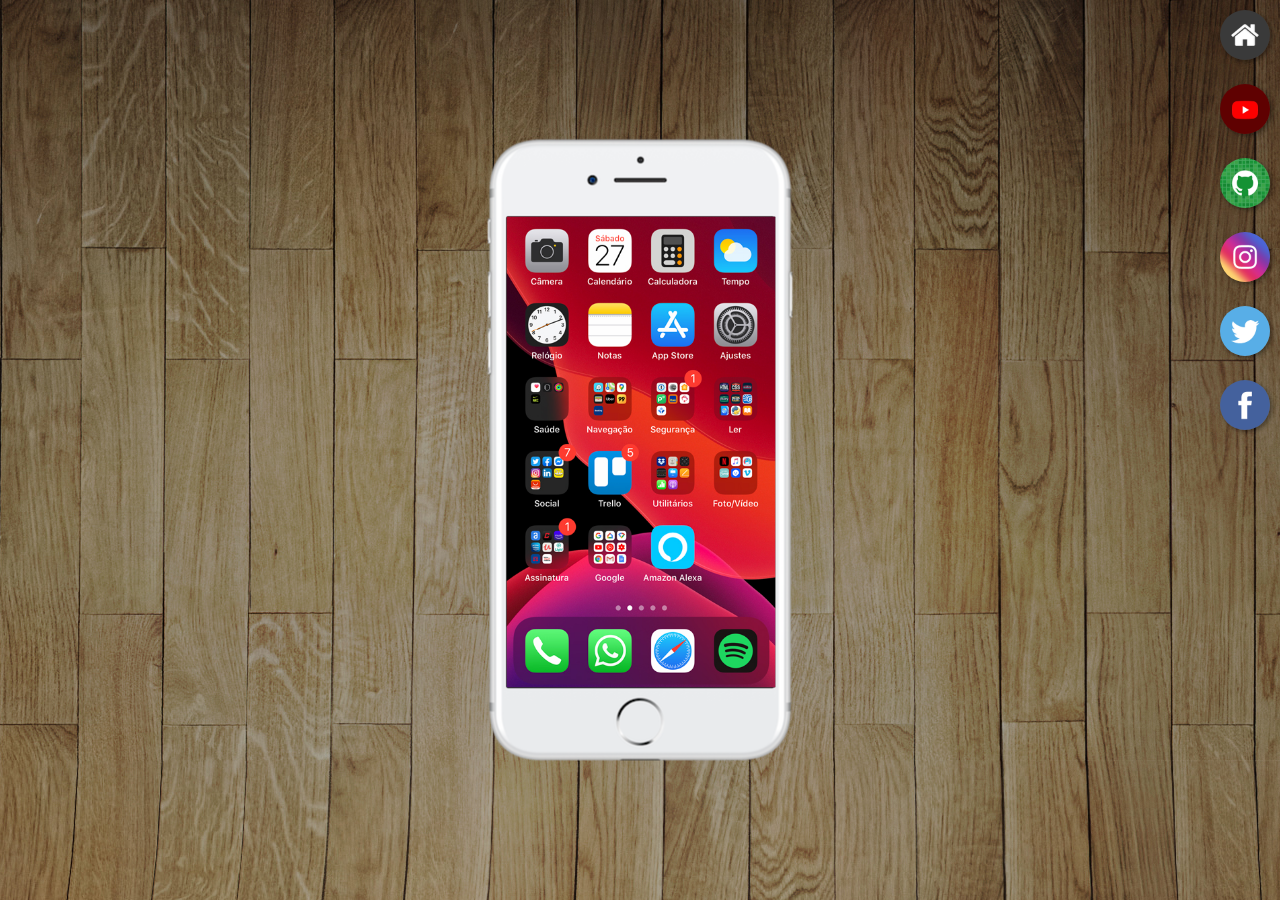
<file: index.html>
<!DOCTYPE html>
<html lang="pt-br">
<head>
    <meta charset="UTF-8">
    <meta http-equiv="X-UA-Compatible" content="IE=edge">
    <meta name="viewport" content="width=device-width, initial-scale=1.0">
    <link rel="shortcut icon" href="favicon.ico" type="image/x-icon">
    <link rel="stylesheet" href="estilos/style.css">
    <title>Projeto Rede Sociais</title>
</head>
<body>
    <main>
        <section id="telefone">
            <iframe src="home.html" name="tela" id="tela" frameborder="0"></iframe>
        </section>

        <section id="redes-sociais">
            <a href="home.html" target="tela"><img src="imagens/logo-home.jpg" alt="Home"></a> <br>
            <a href="youtube.html" target="tela"><img src="imagens/logo-youtube.jpg" alt="Youtube"></a> <br>
            <a href="github.html" target="tela"><img src="imagens/logo-github.jpg" alt="GitHub"></a> <br>
            <a href="instagram.html" target="tela"><img src="imagens/logo-instagram.jpg" alt="Instagram"></a> <br>
            <a href="twitter.html" target="tela"><img src="imagens/logo-twitter.jpg" alt="Twitter"></a> <br>
            <a href="facebook.html" target="tela"><img src="imagens/logo-facebook.jpg" alt="Facebook"></a> <br>
        </section>
    </main>
</body>
</html>
</file>
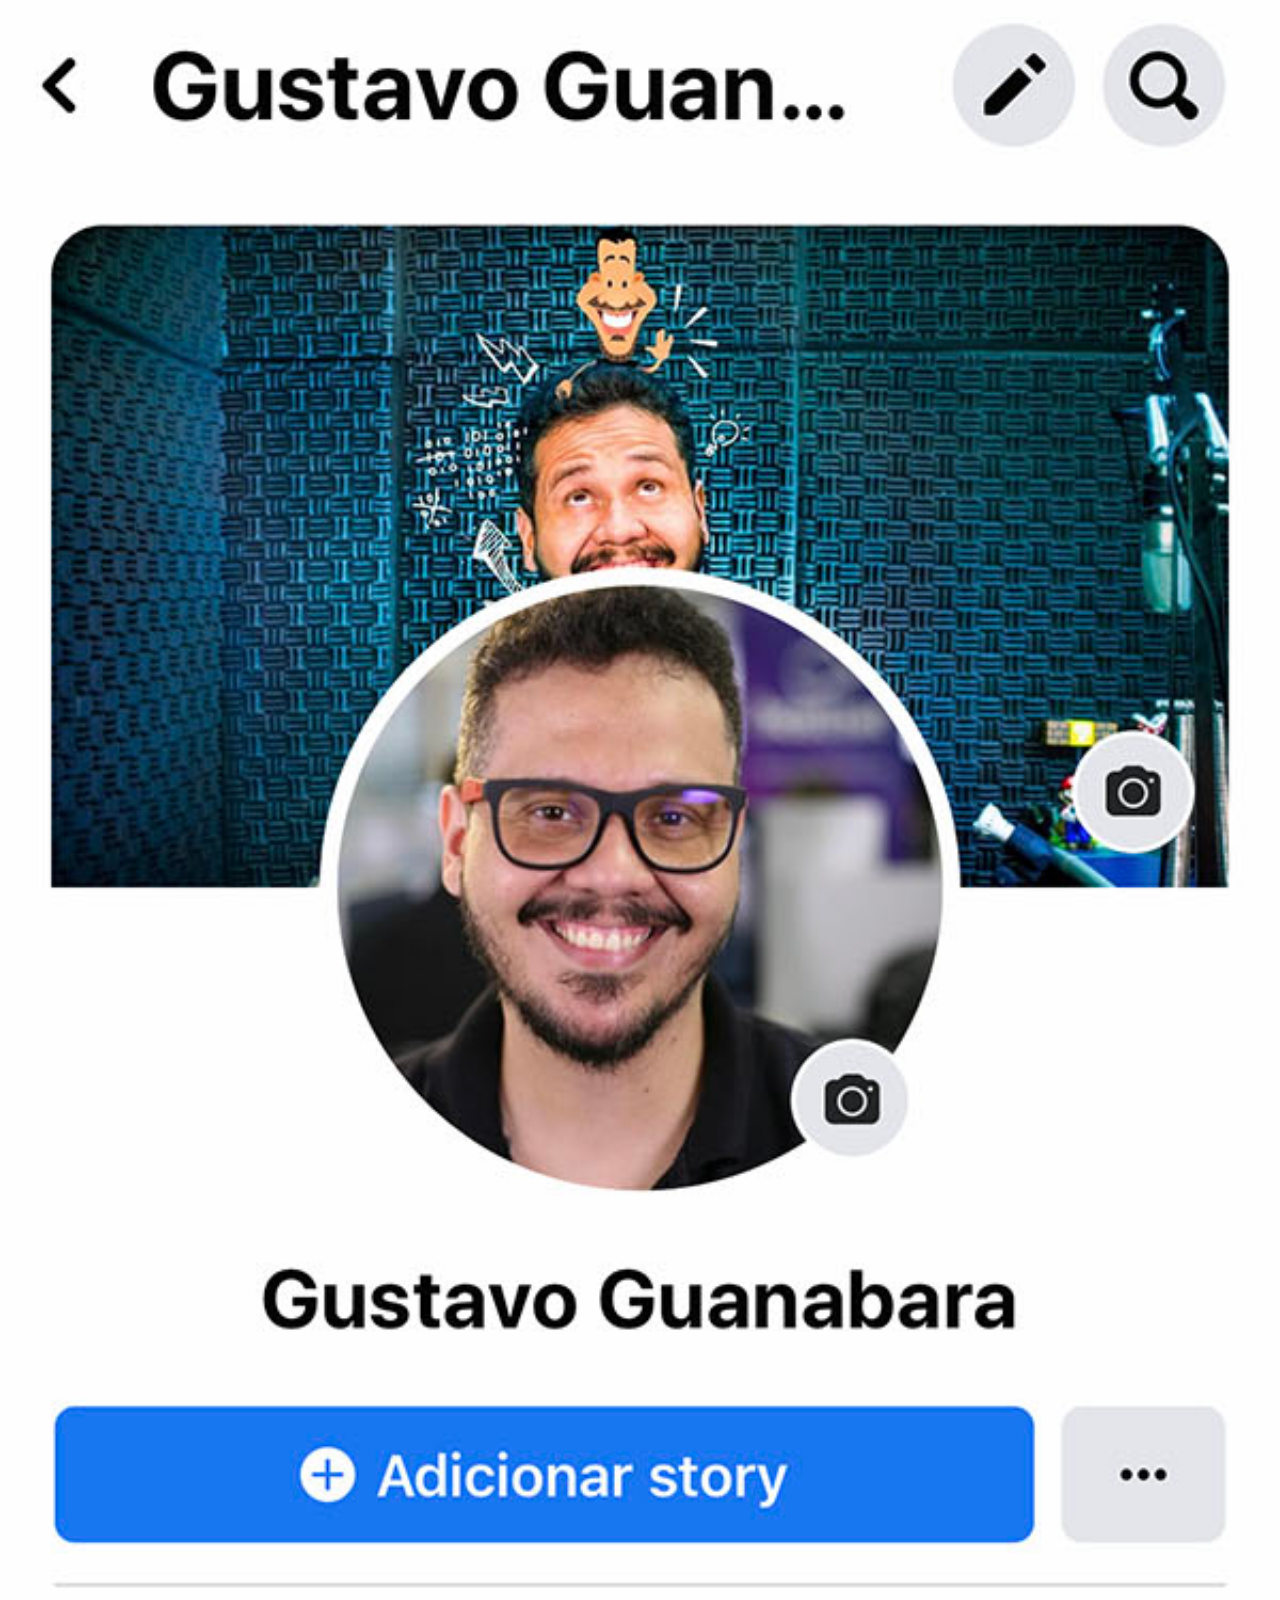
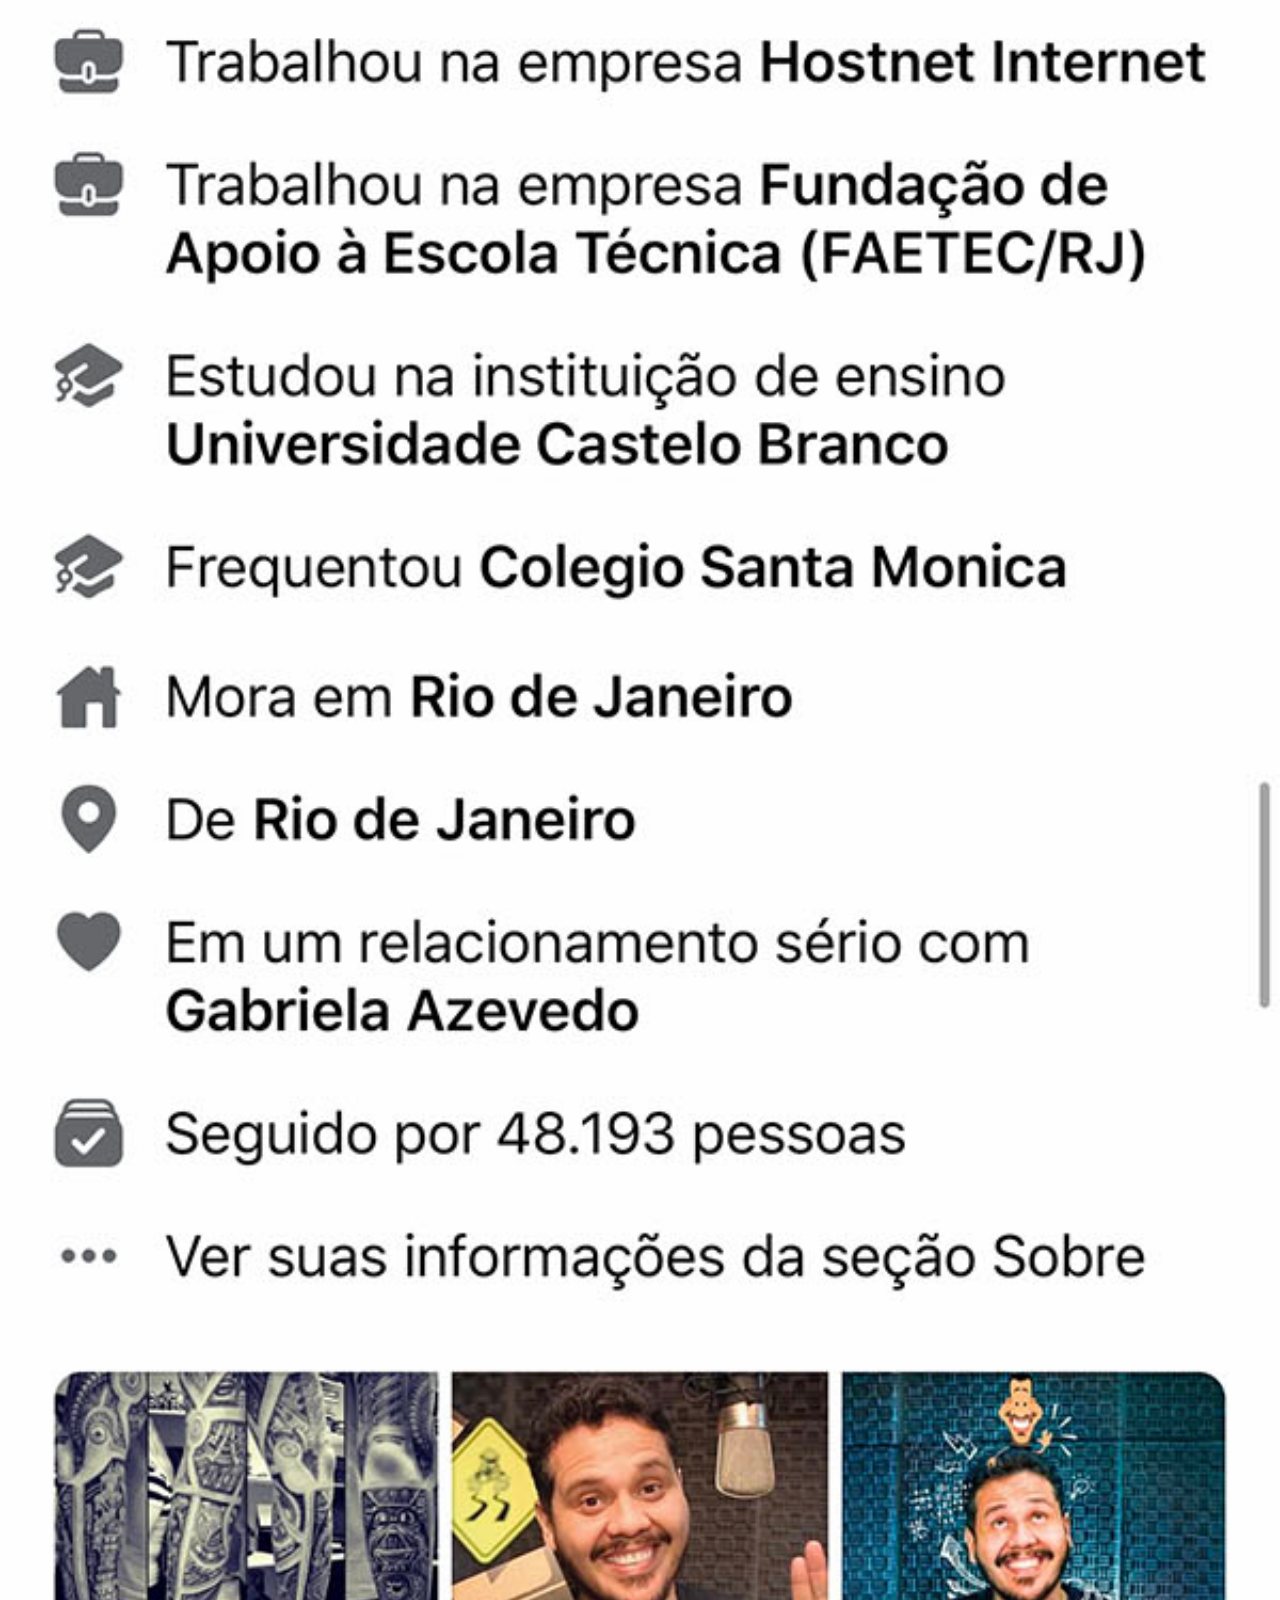
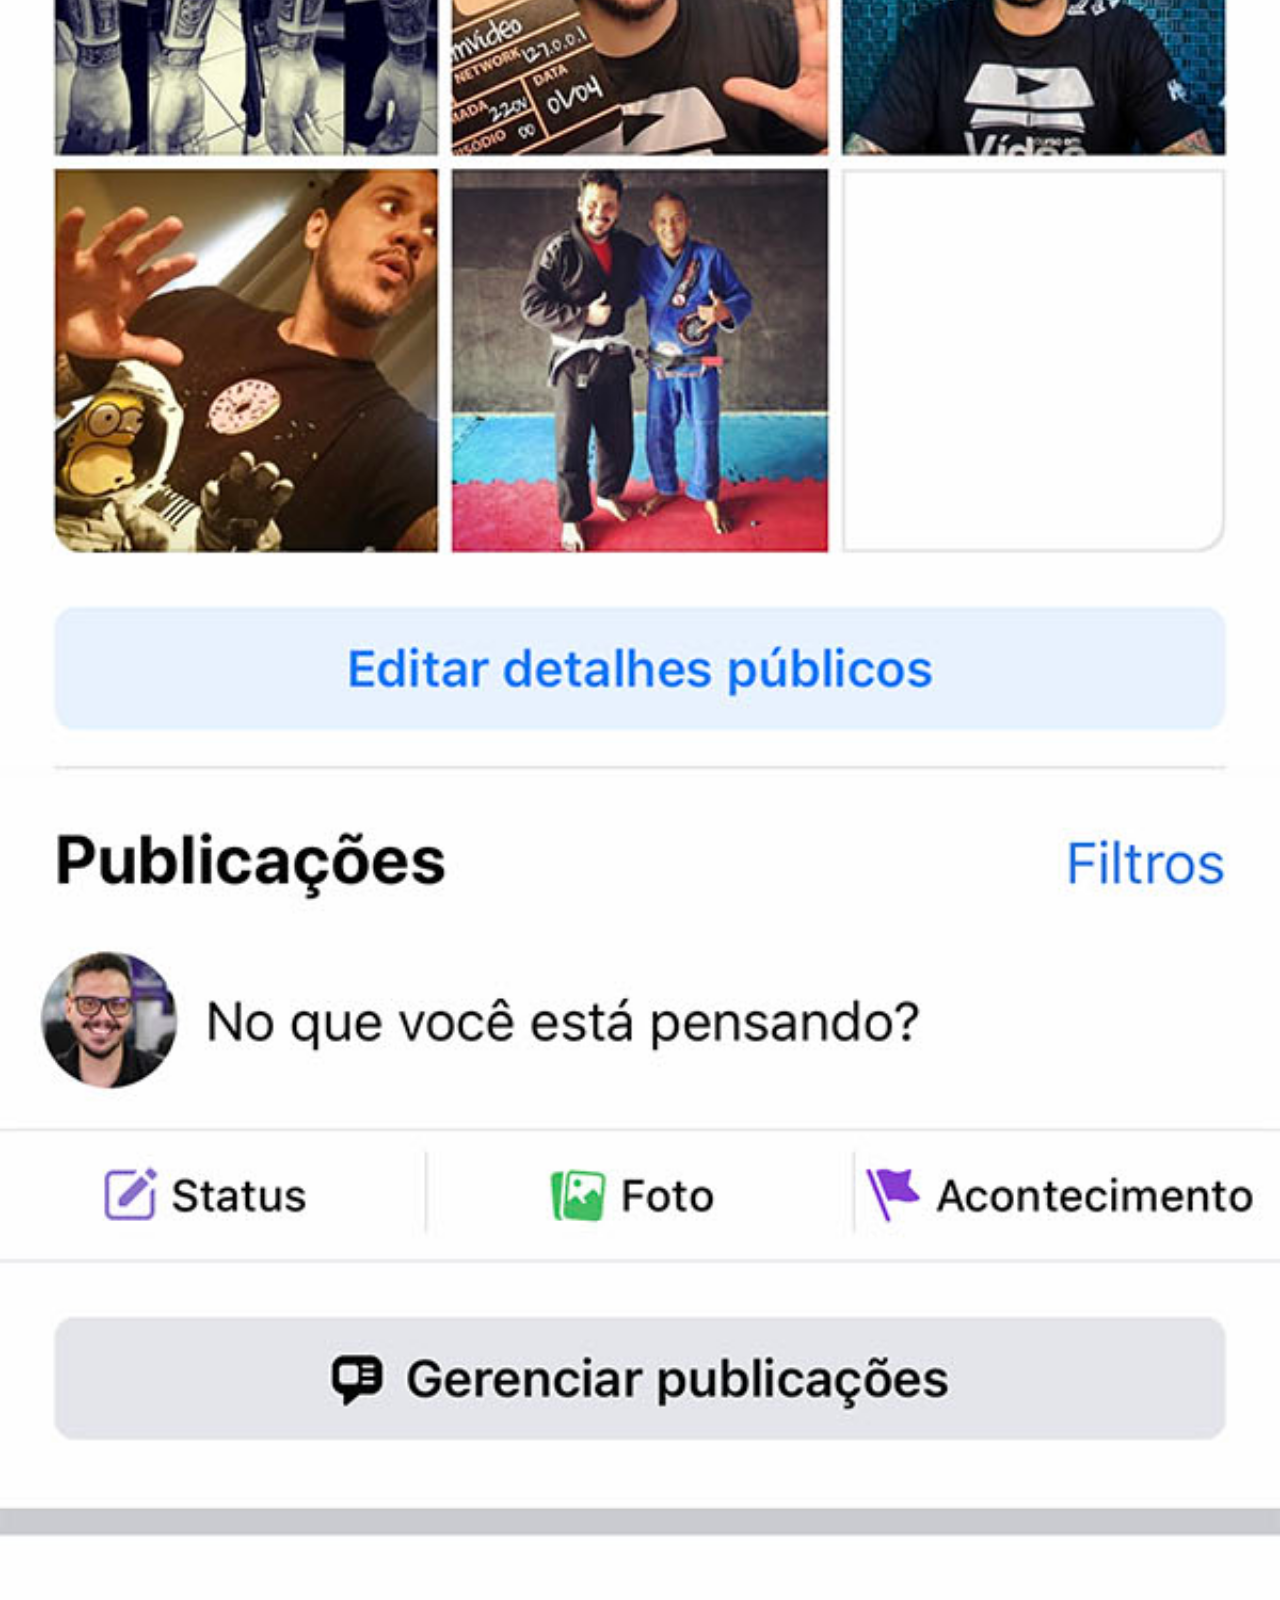
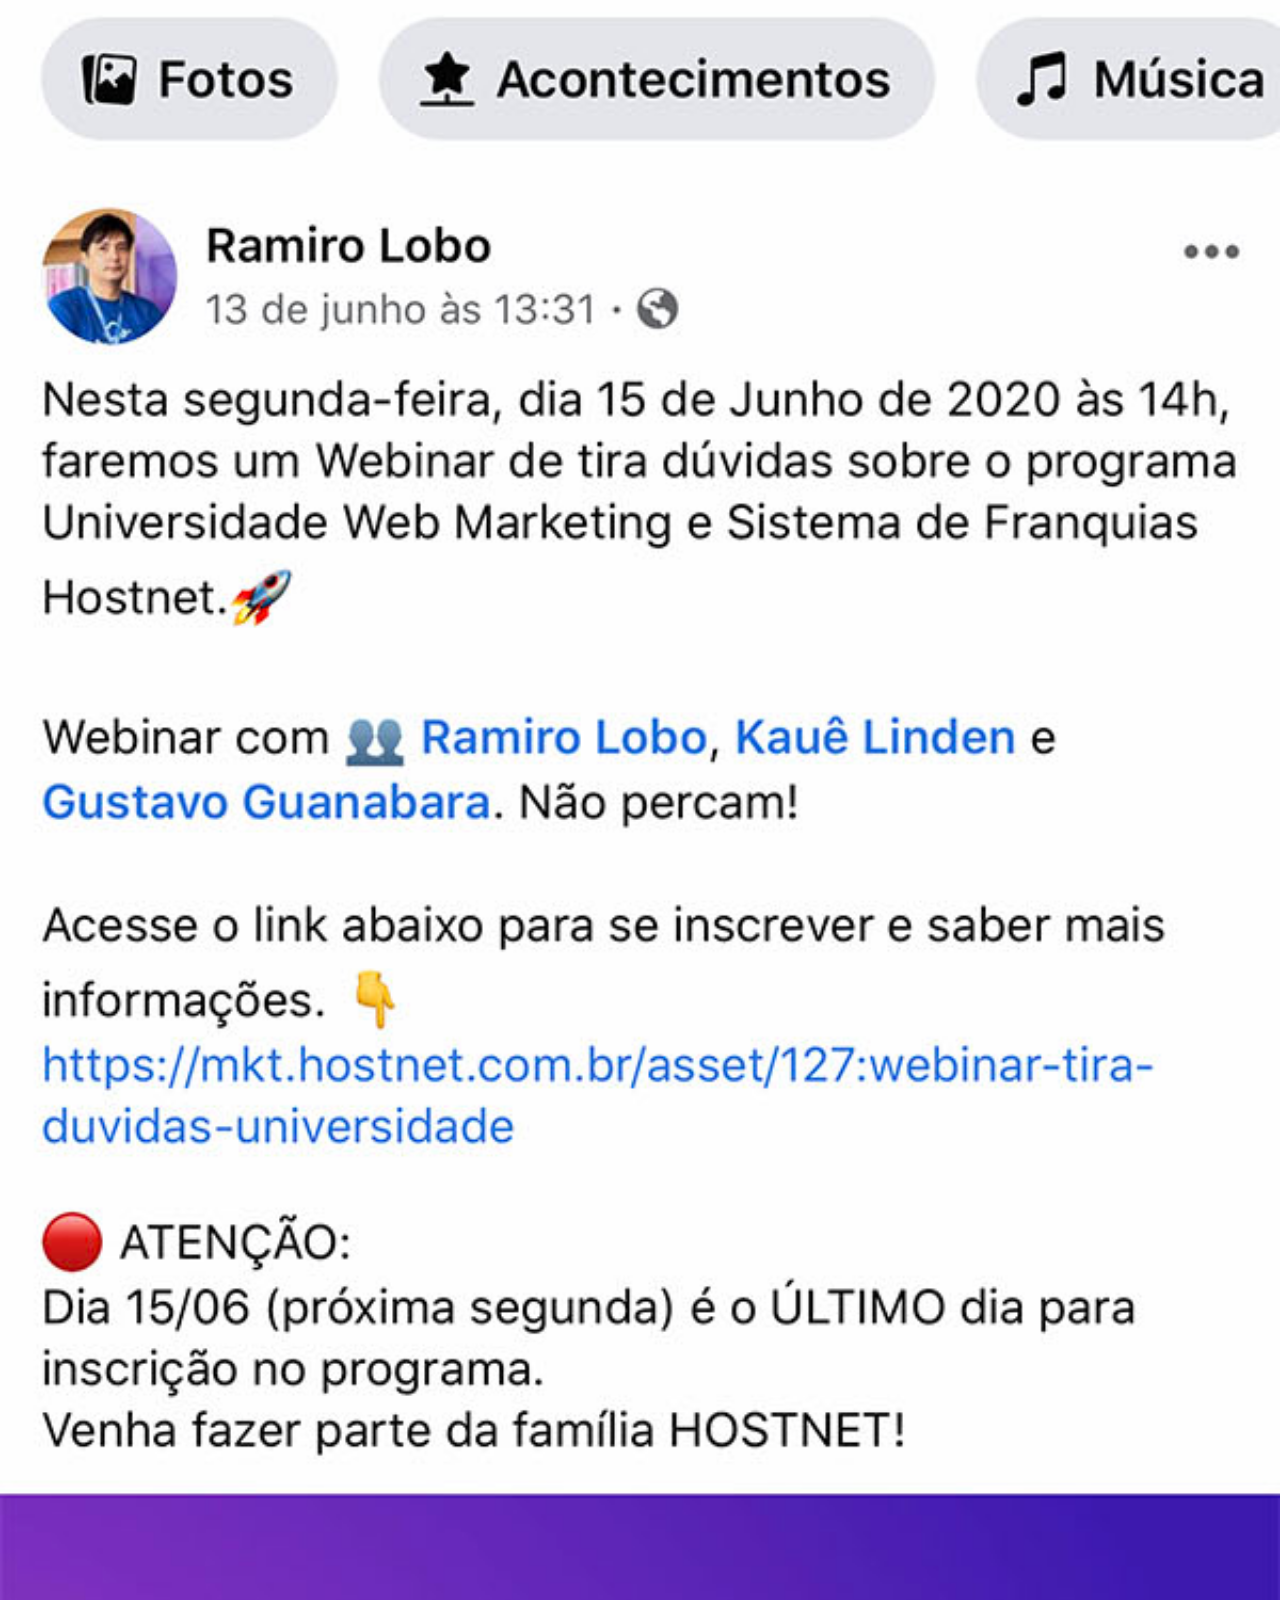
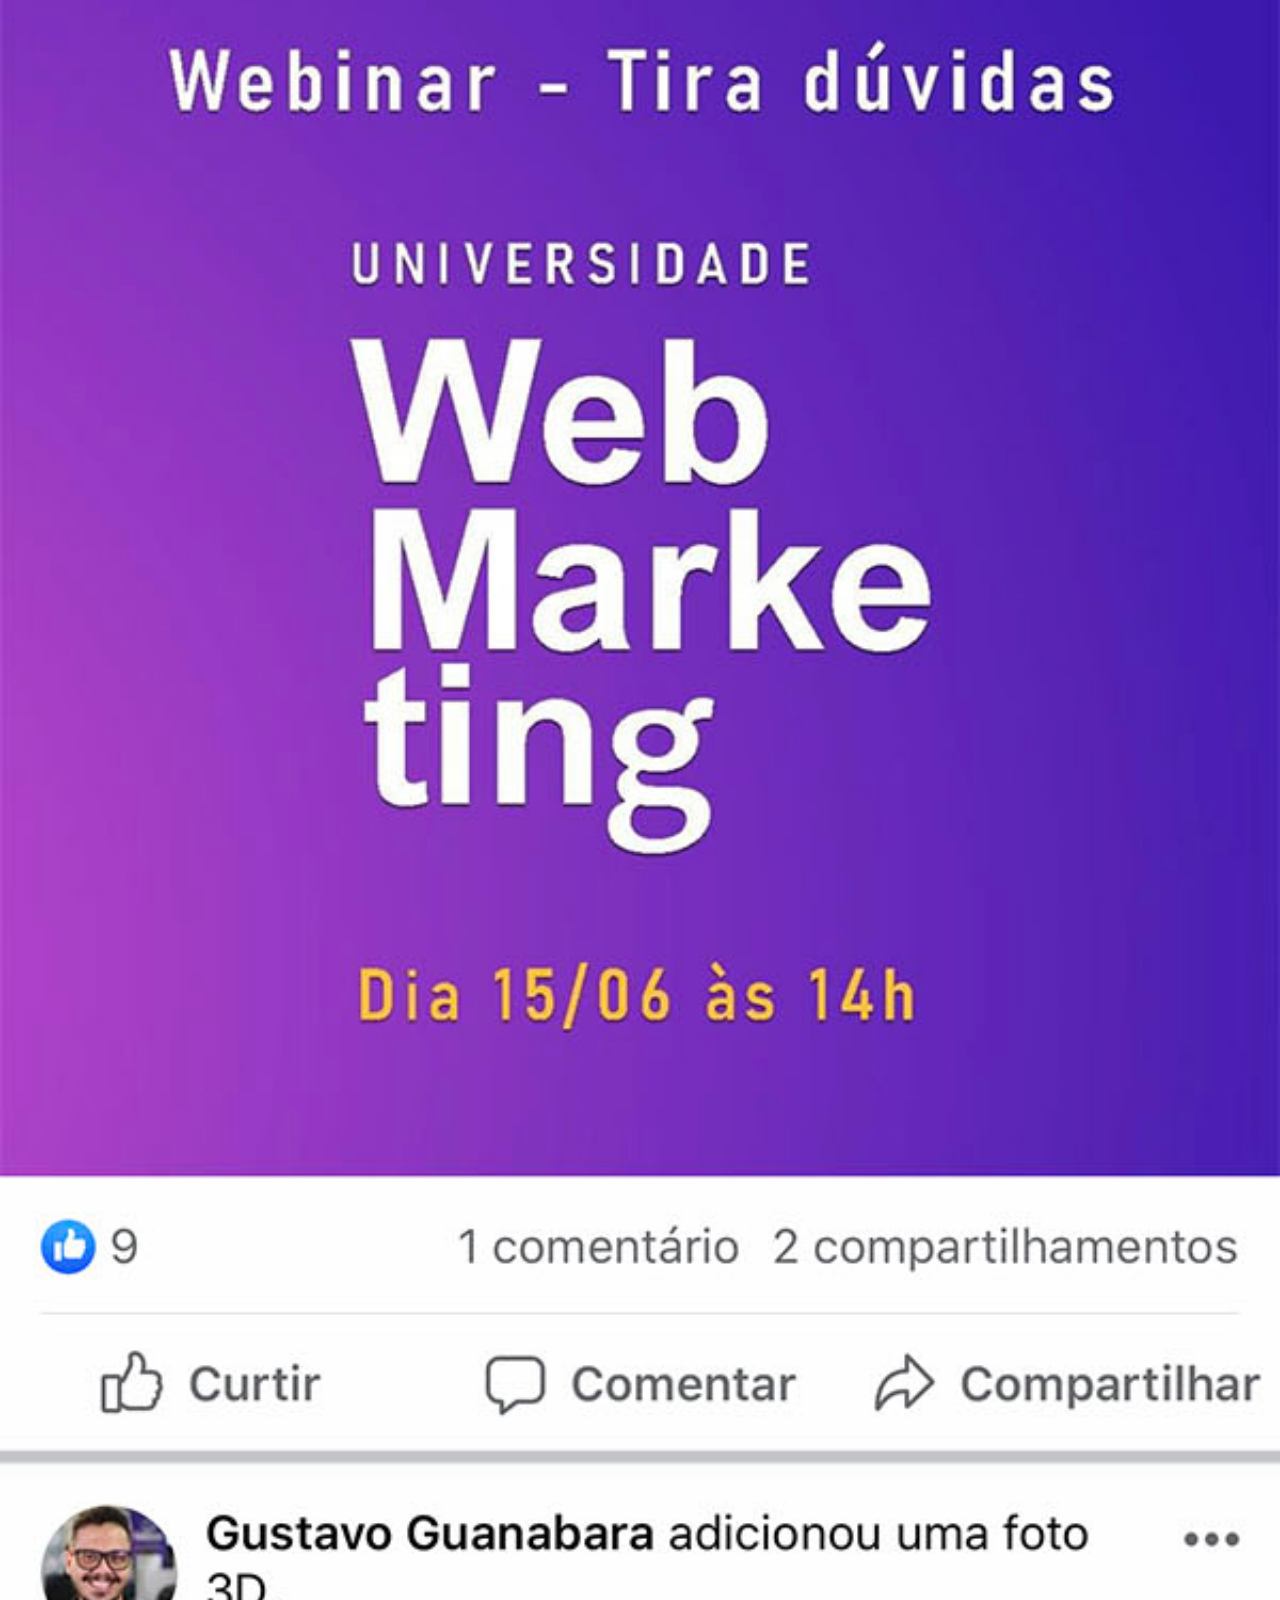
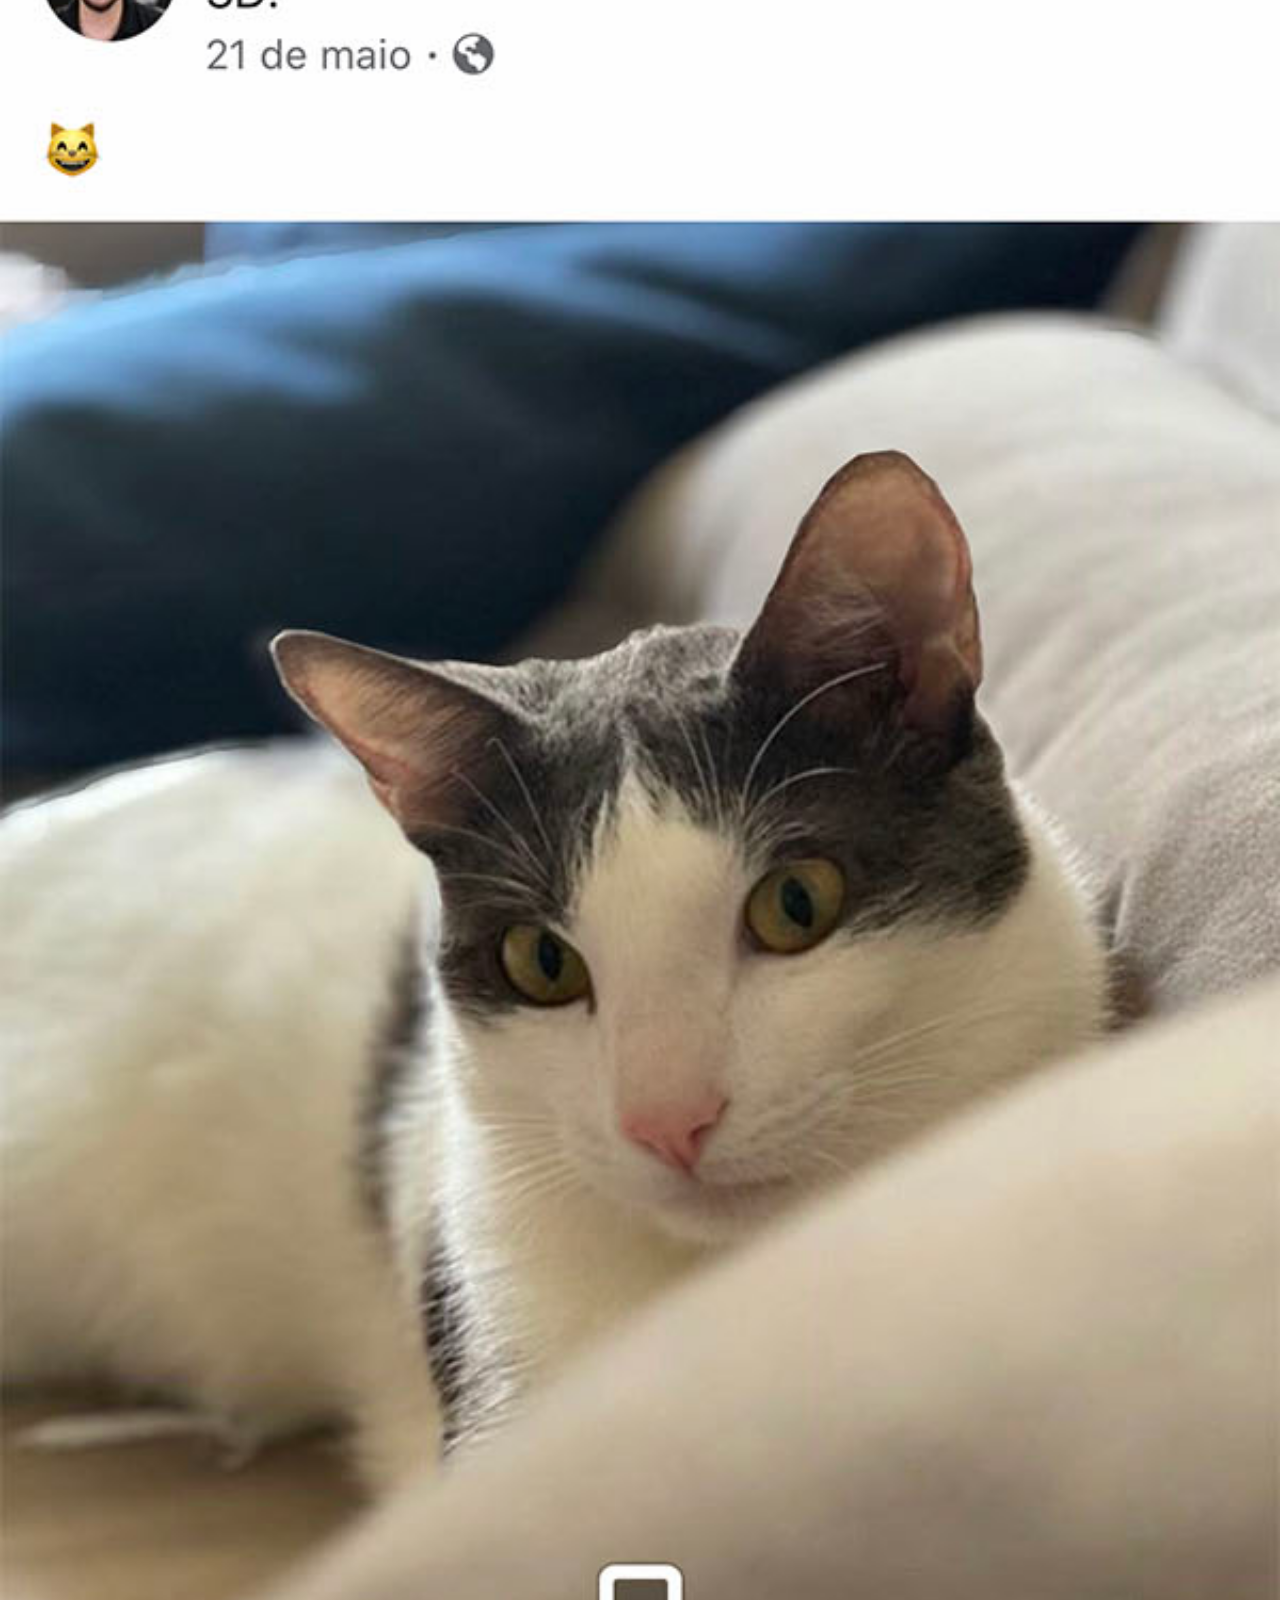
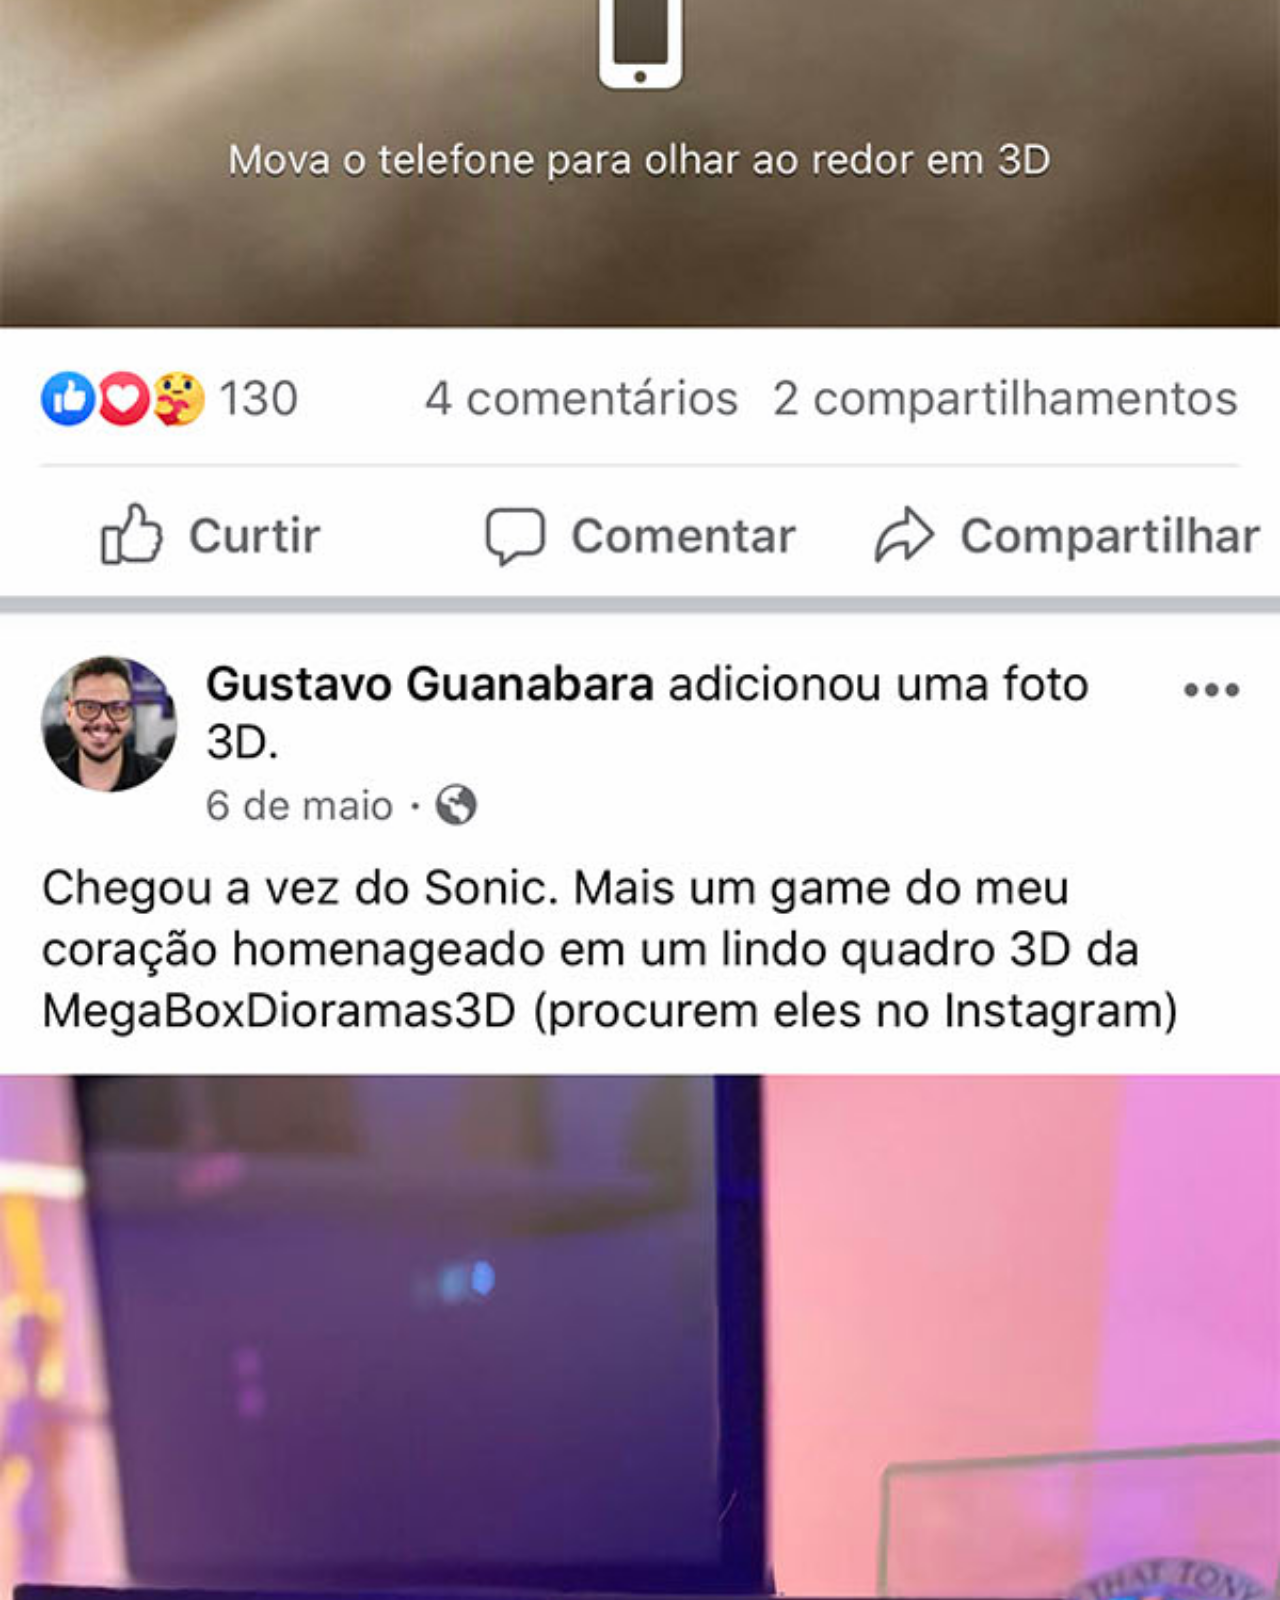
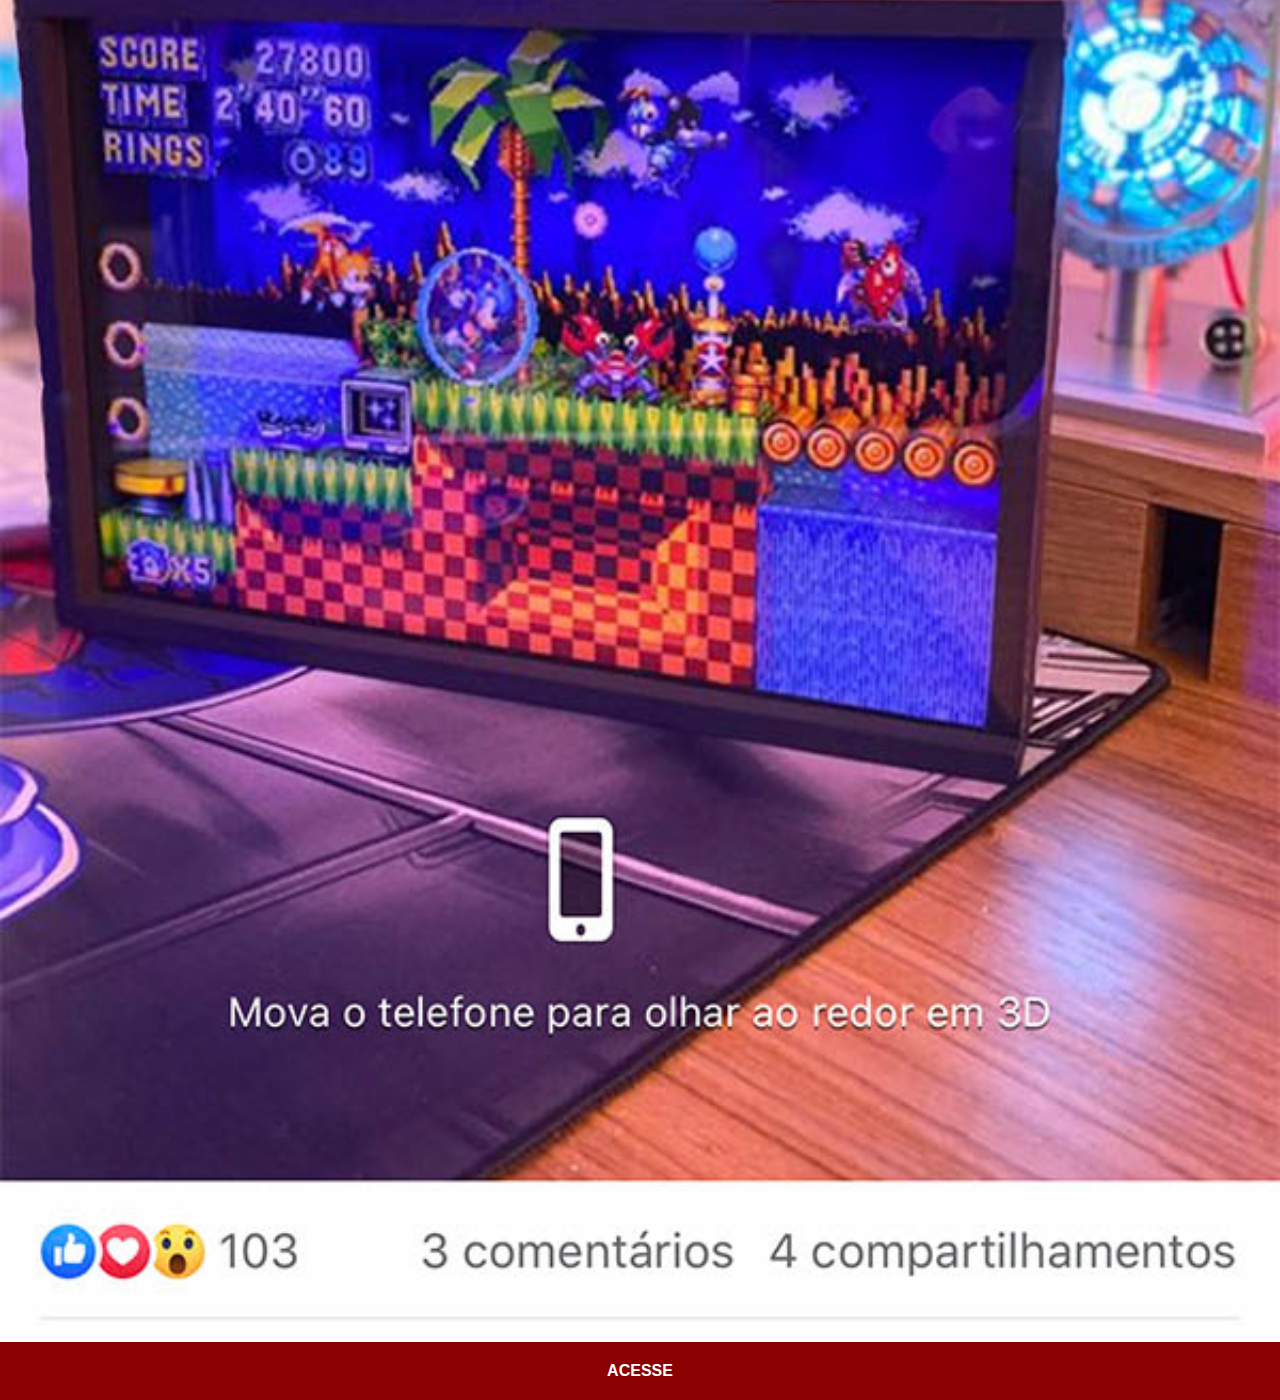
<file: facebook.html>
<!DOCTYPE html>
<html lang="pt-br">
<head>
    <meta charset="UTF-8">
    <meta http-equiv="X-UA-Compatible" content="IE=edge">
    <meta name="viewport" content="width=device-width, initial-scale=1.0">
    <title>Facebook</title>
    <link rel="stylesheet" href="estilos/social.css">
</head>
<body>
    <img src="imagens/tela-facebook.jpg" alt="Facebook">
    <a href="https://www.facebook.com/gustavoguanabara/?locale=pt_BR" target="_blank">ACESSE</a>
</body>
</html>
</file>
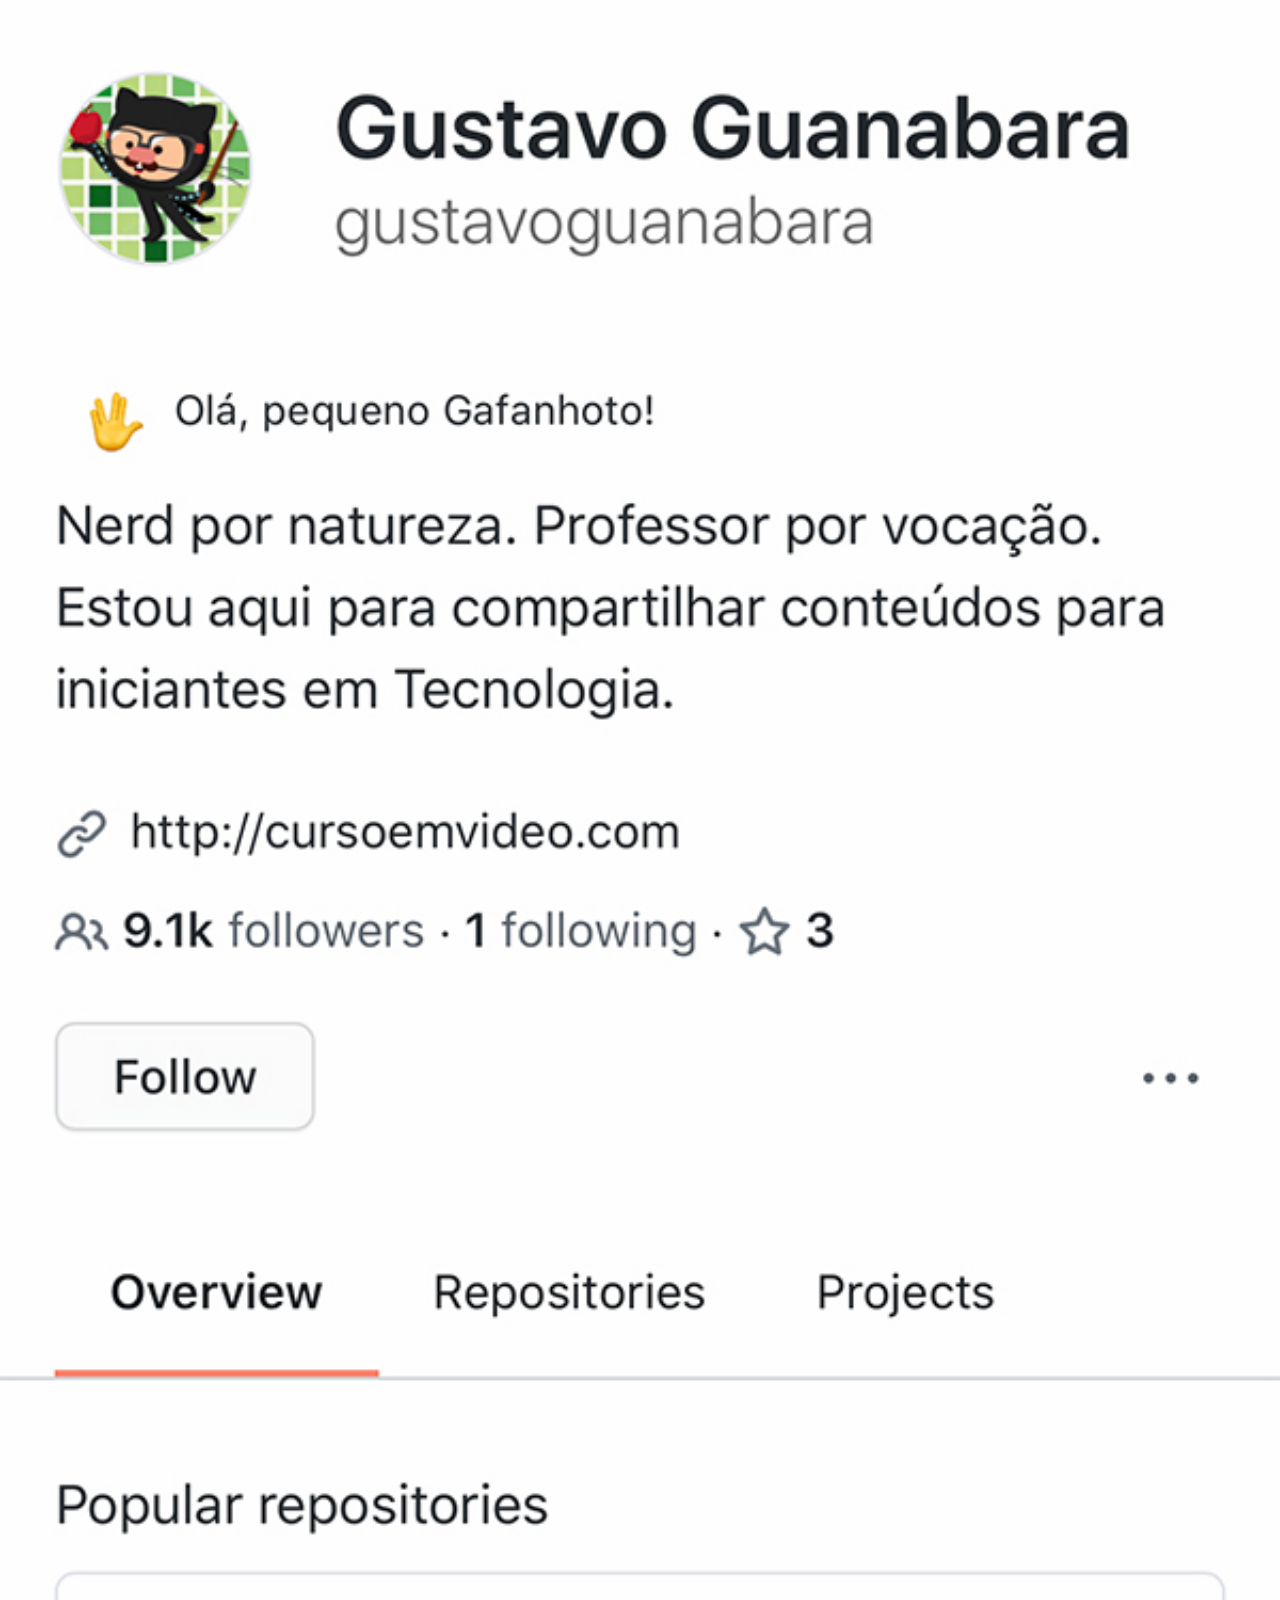
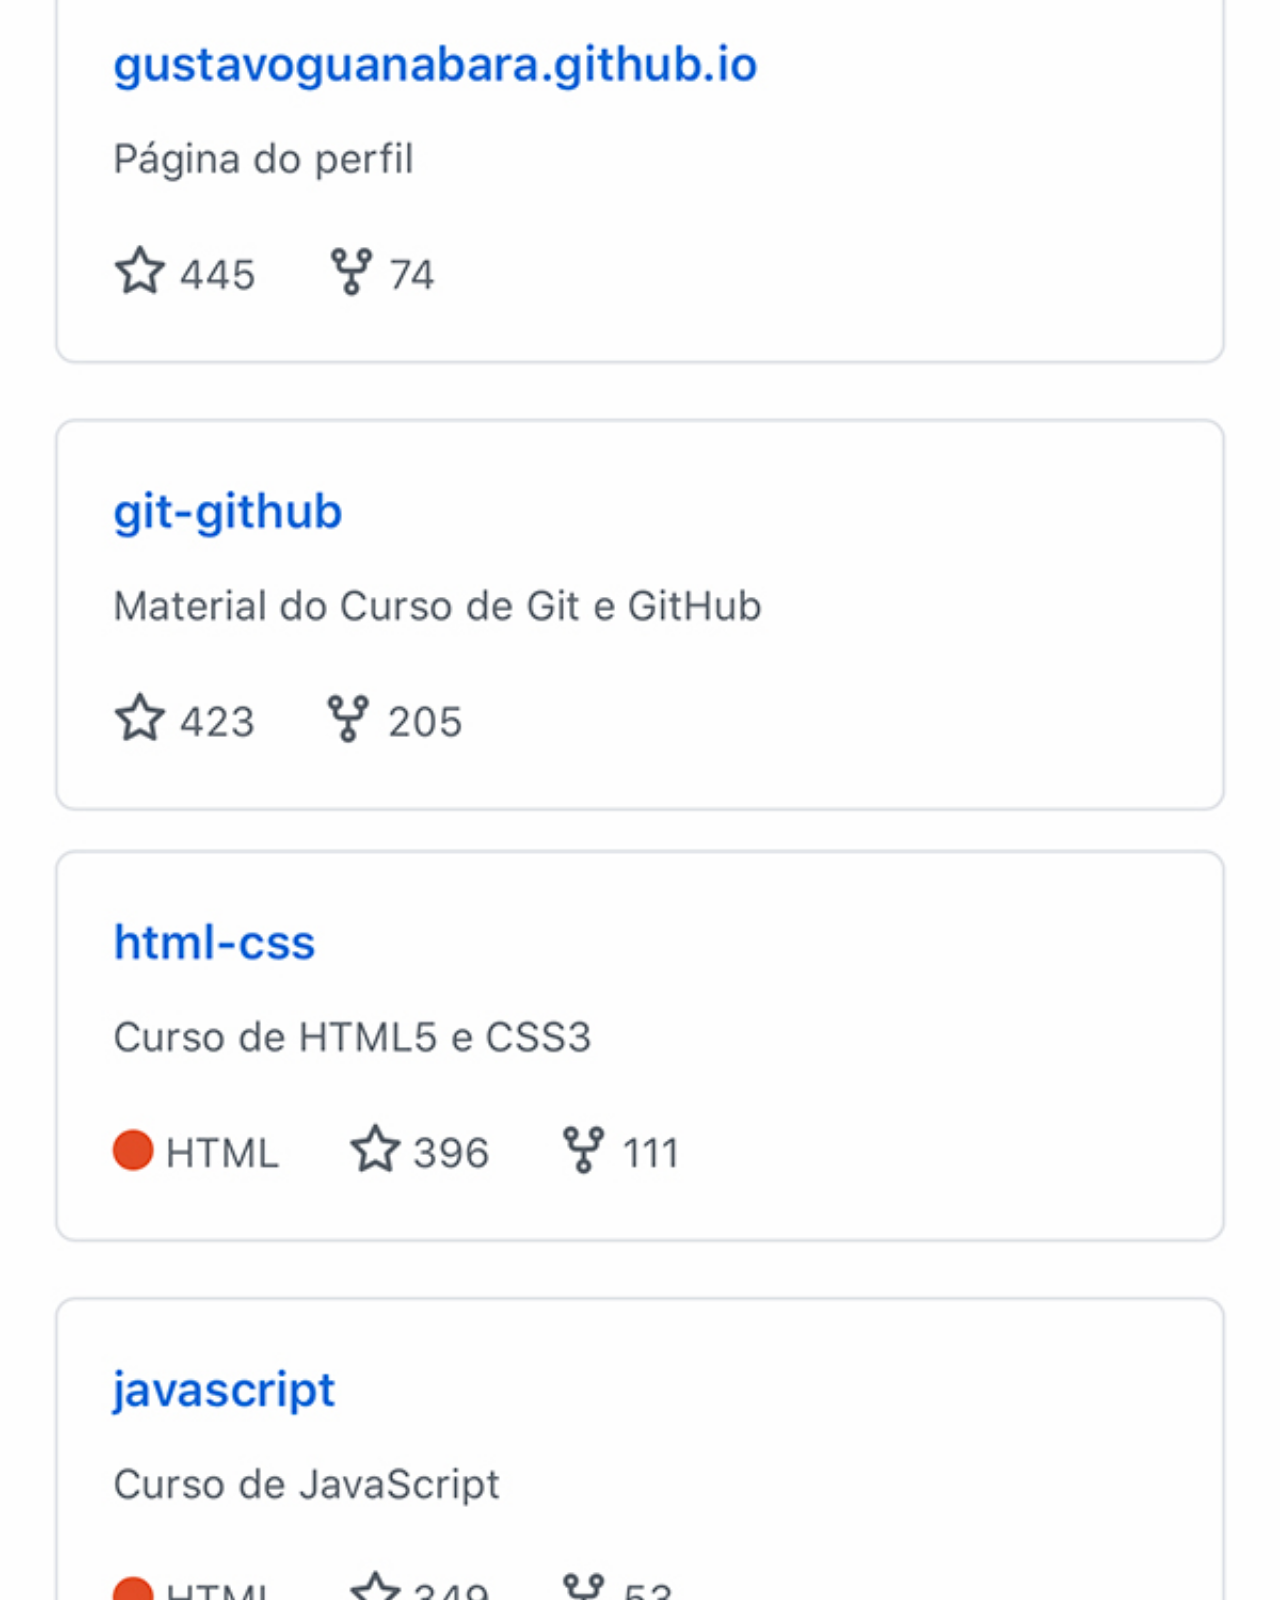
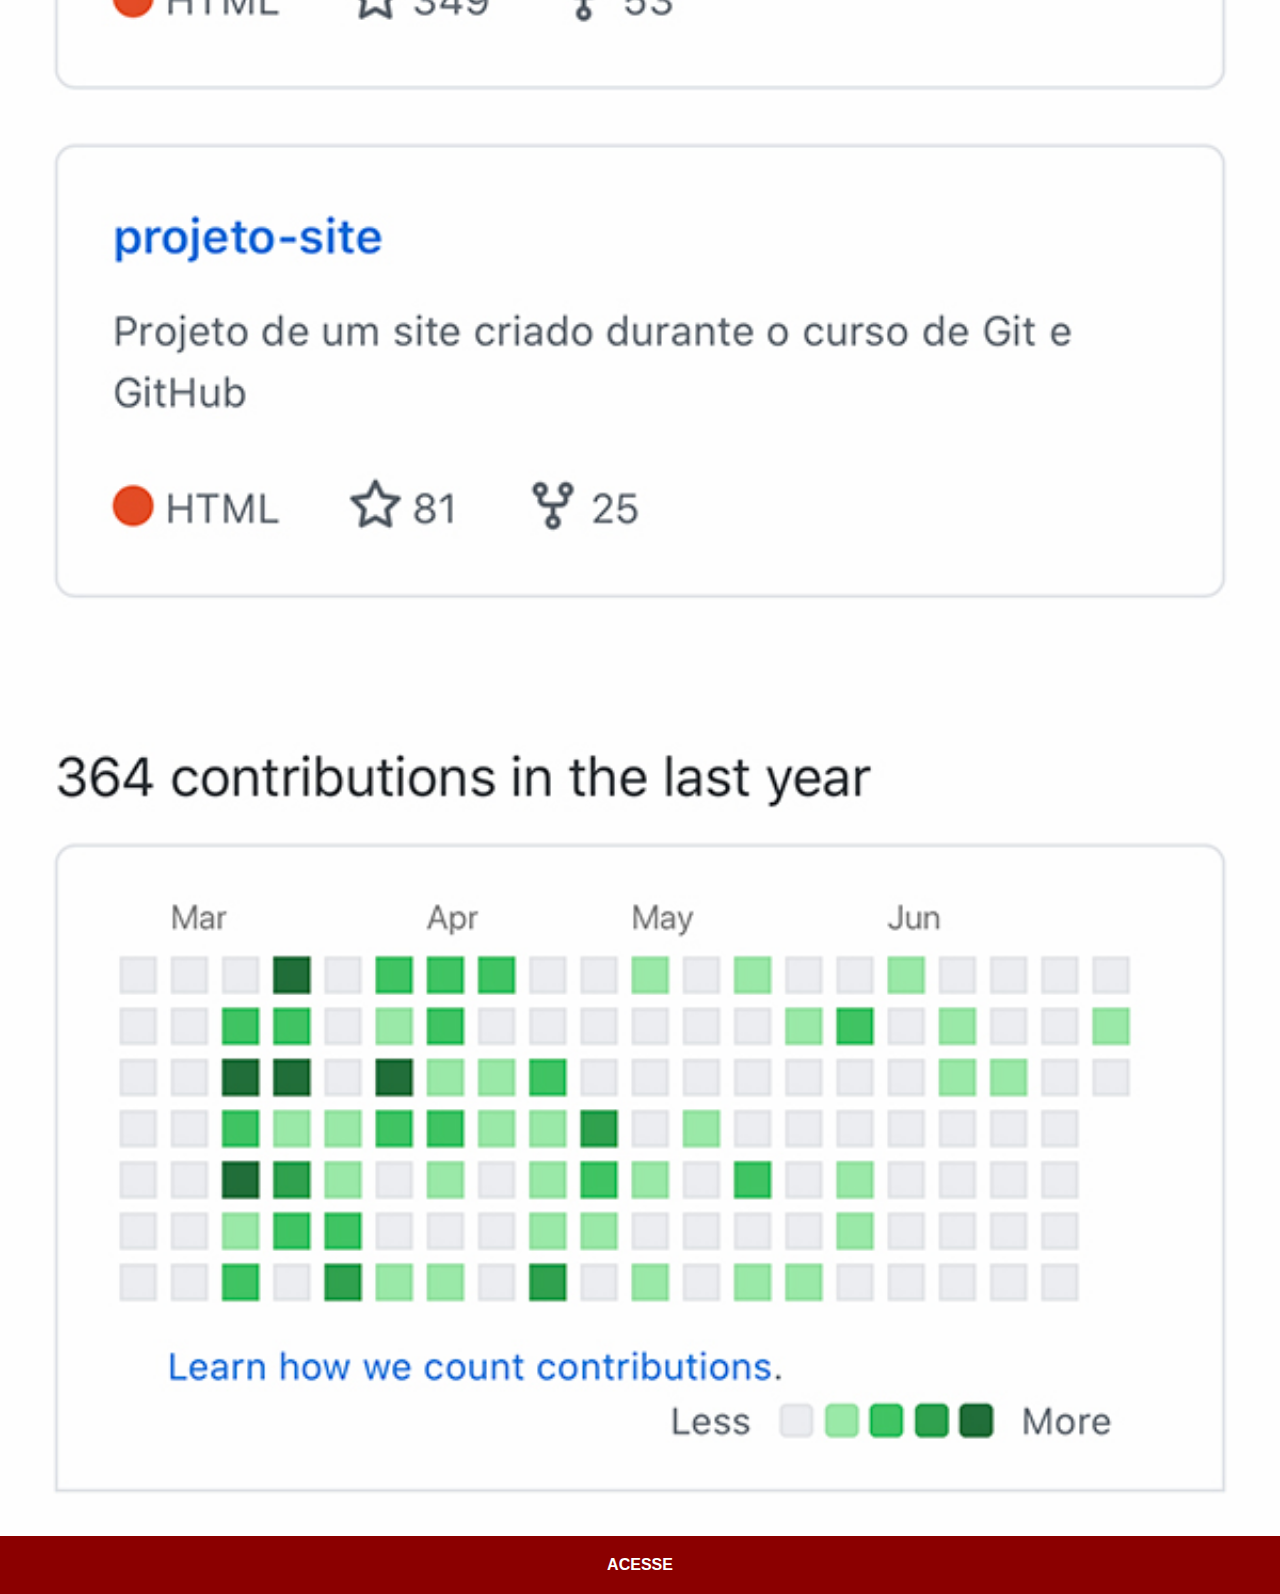
<file: github.html>
<!DOCTYPE html>
<html lang="pt-br">
<head>
    <meta charset="UTF-8">
    <meta http-equiv="X-UA-Compatible" content="IE=edge">
    <meta name="viewport" content="width=device-width, initial-scale=1.0">
    <title>GitHub</title>
    <link rel="stylesheet" href="estilos/social.css">
</head>
<body>
    <img src="imagens/tela-github.jpg" alt="GitHub">
    <a href="https://github.com/gustavoguanabara" target="_blank">ACESSE</a>
</body>
</html>
</file>
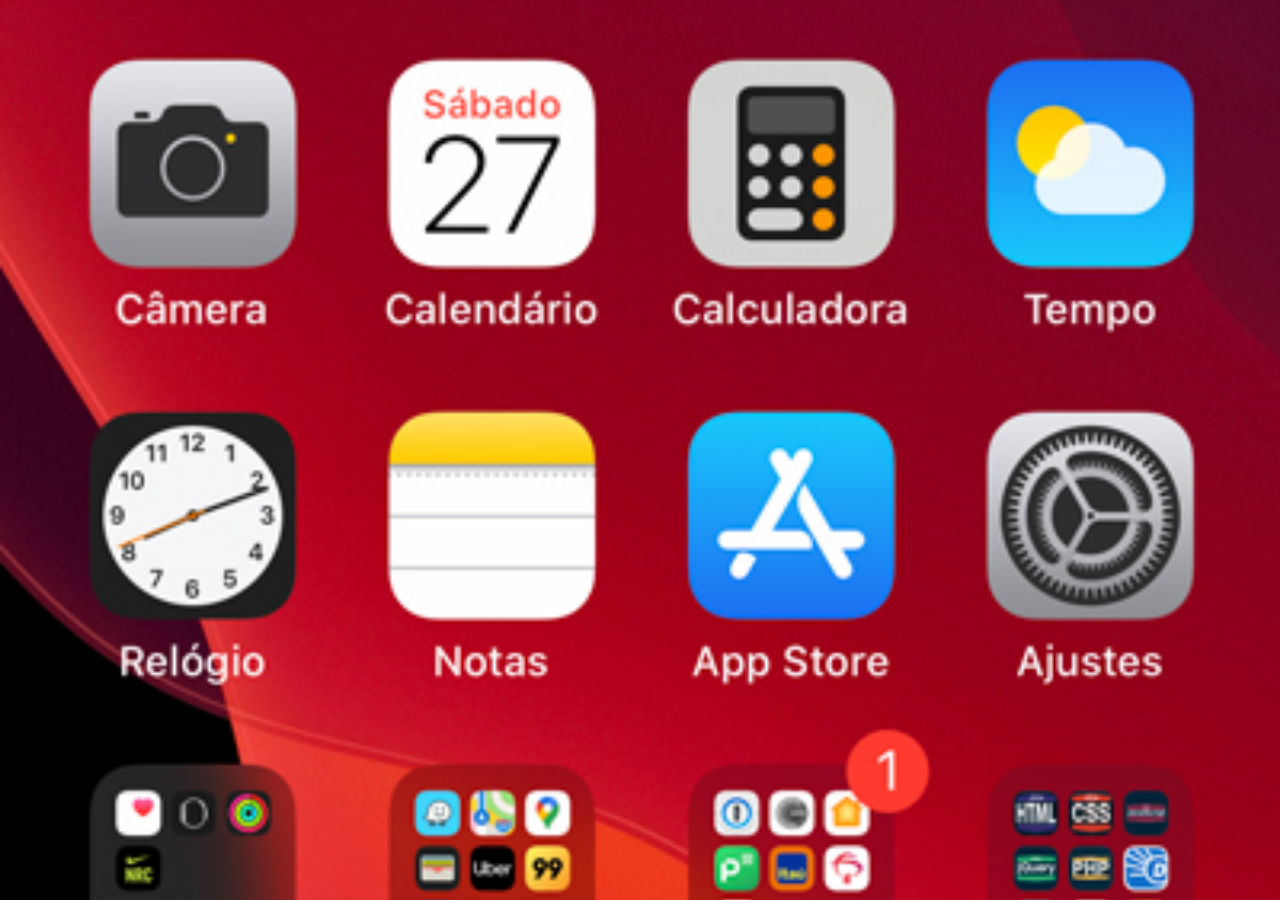
<file: home.html>
<!DOCTYPE html>
<html lang="pt-br">
<head>
    <meta charset="UTF-8">
    <meta http-equiv="X-UA-Compatible" content="IE=edge">
    <meta name="viewport" content="width=device-width, initial-scale=1.0">
    <title>Home</title>
    <style>
        * {
            margin: 0px;
            padding: 0px;
        }

        body {
            width: 100vw;
            height: 100vh;
            background: black url('imagens/tela-home.jpg') no-repeat top center;
            background-size: cover;
        }
    </style>
</head>
<body>
    
</body>
</html>
</file>
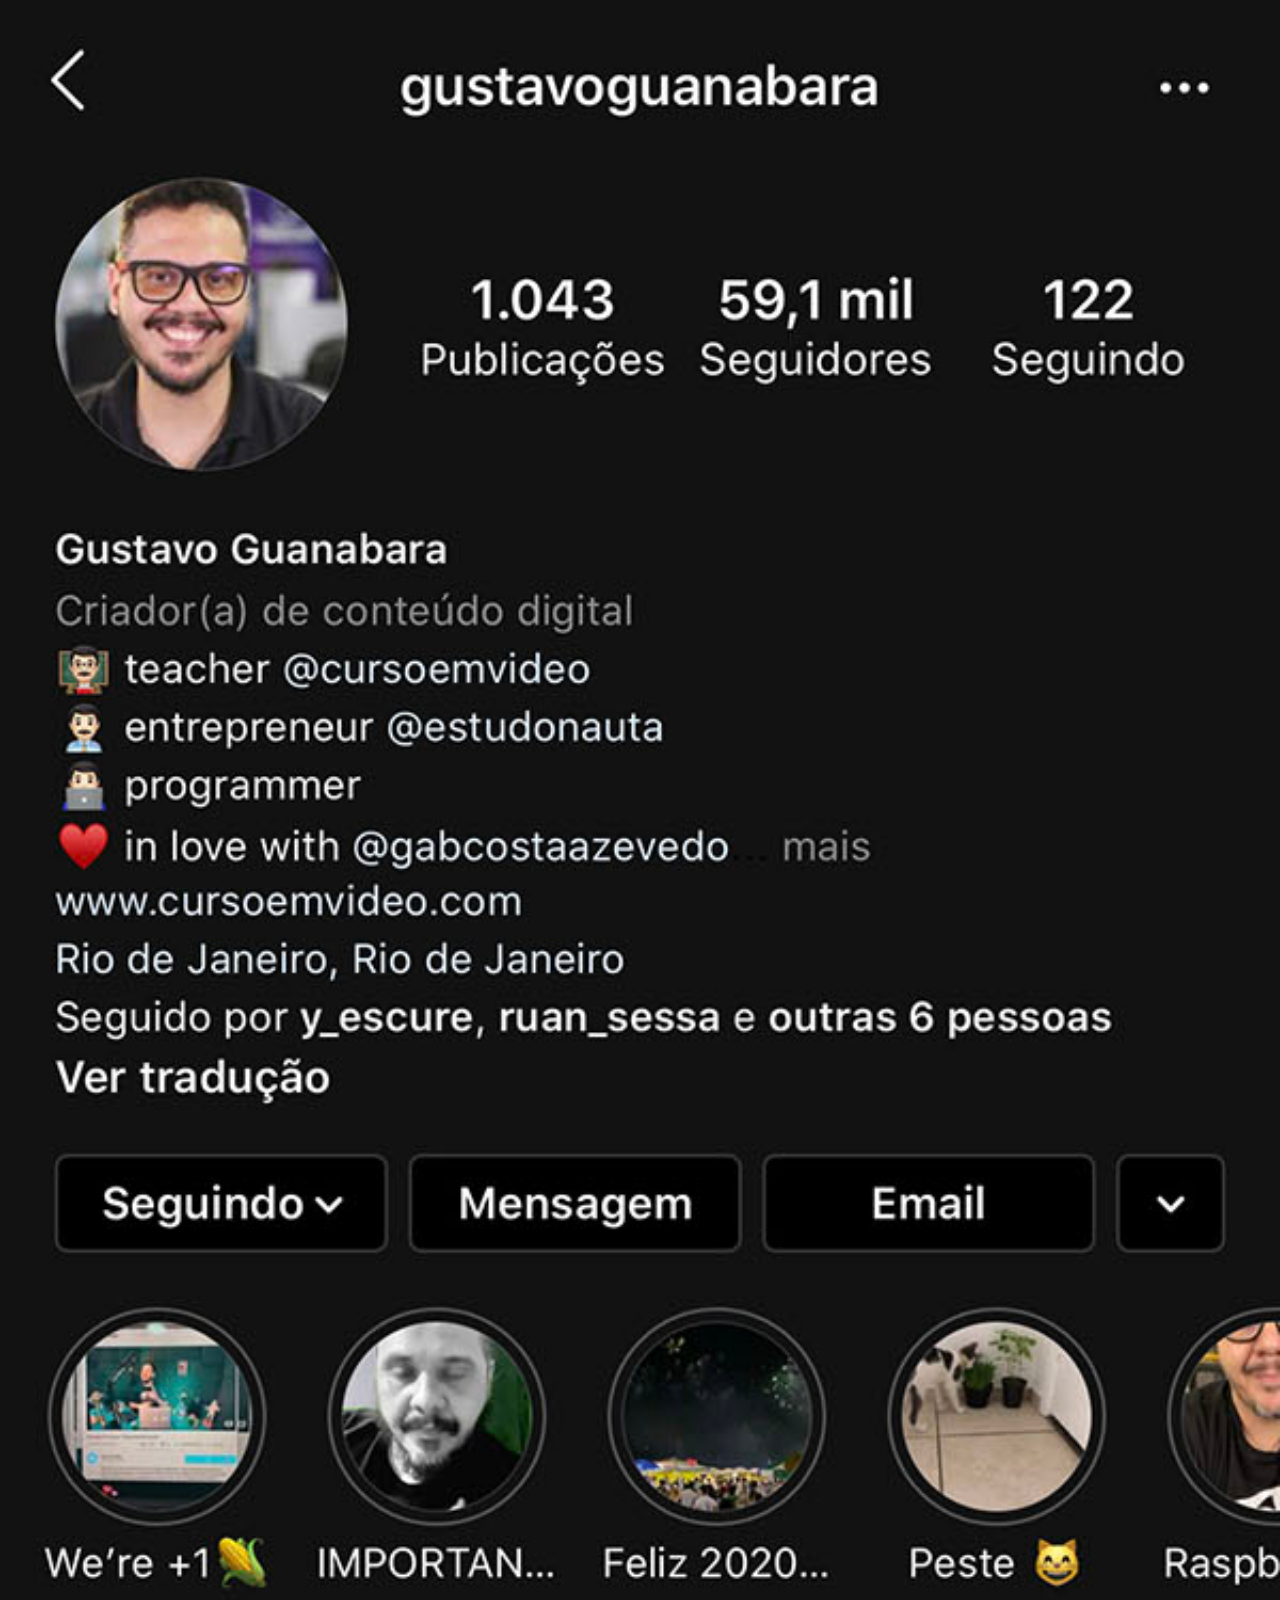
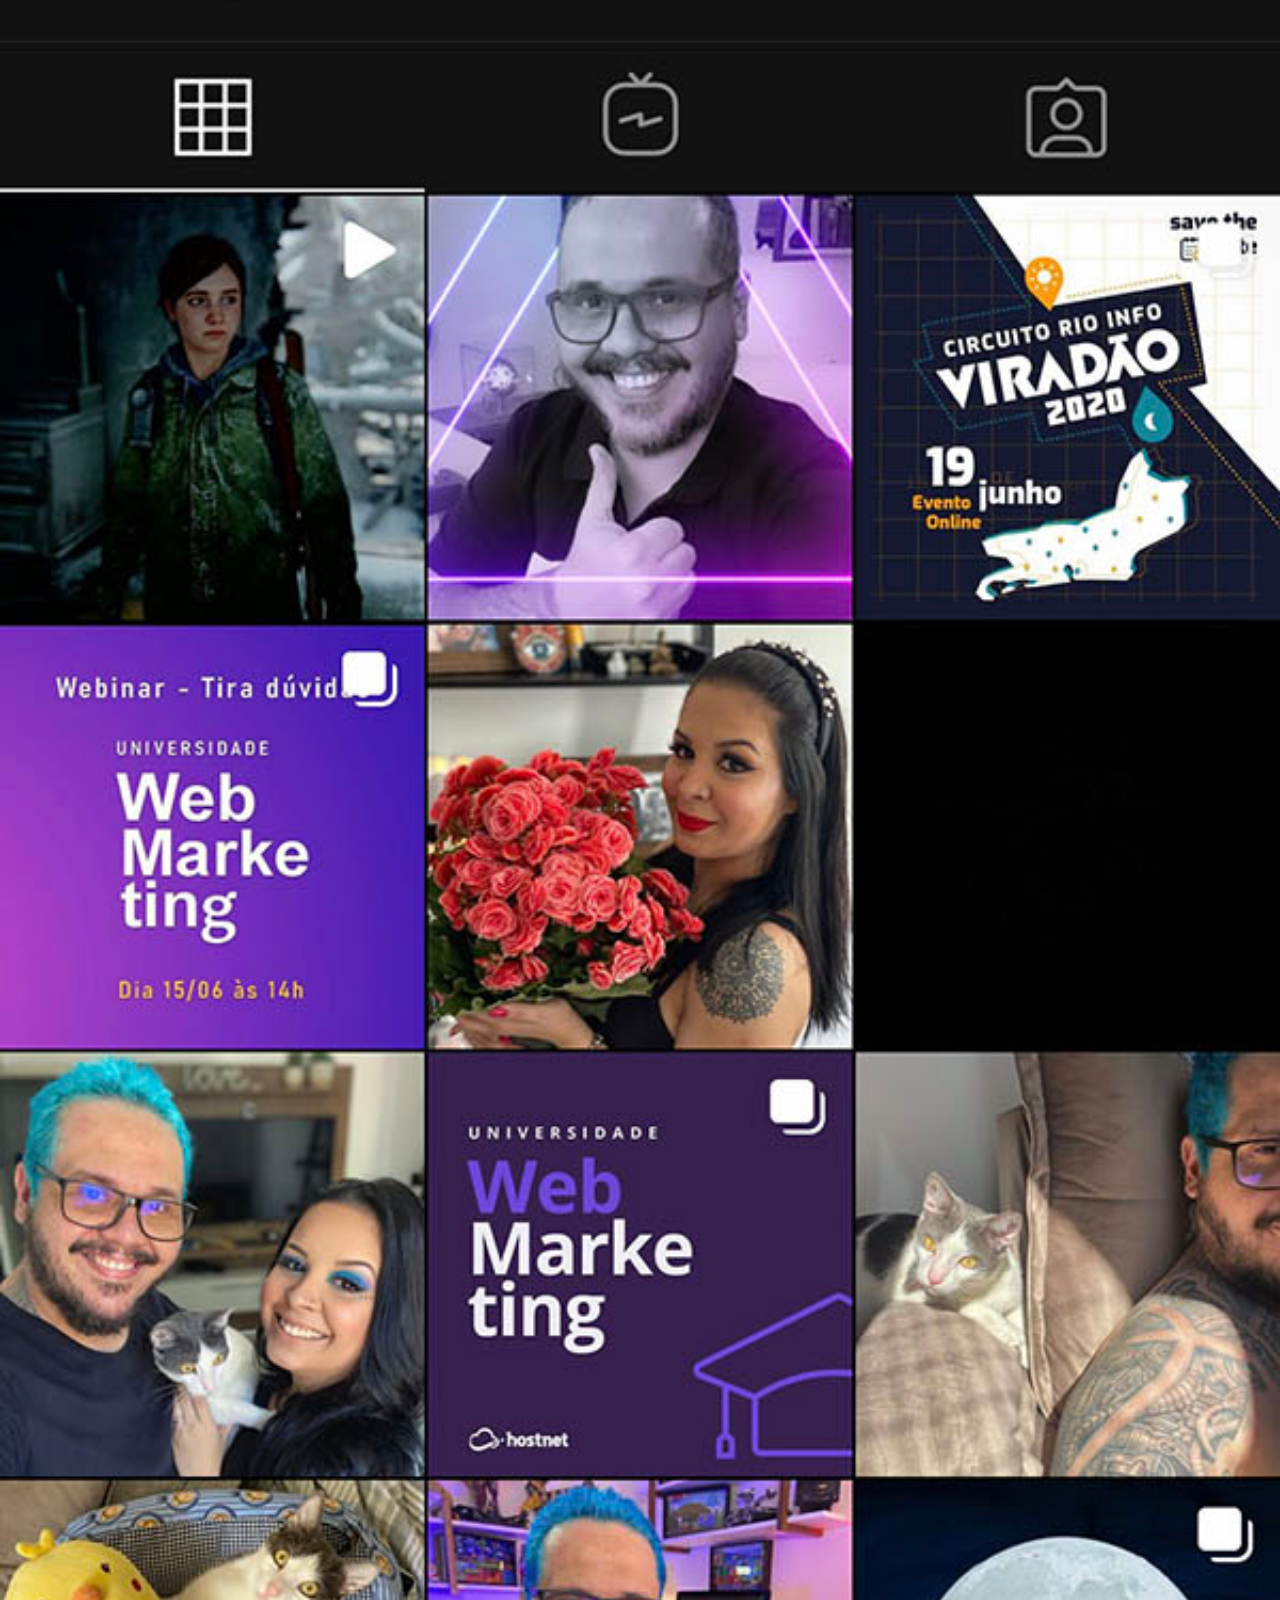
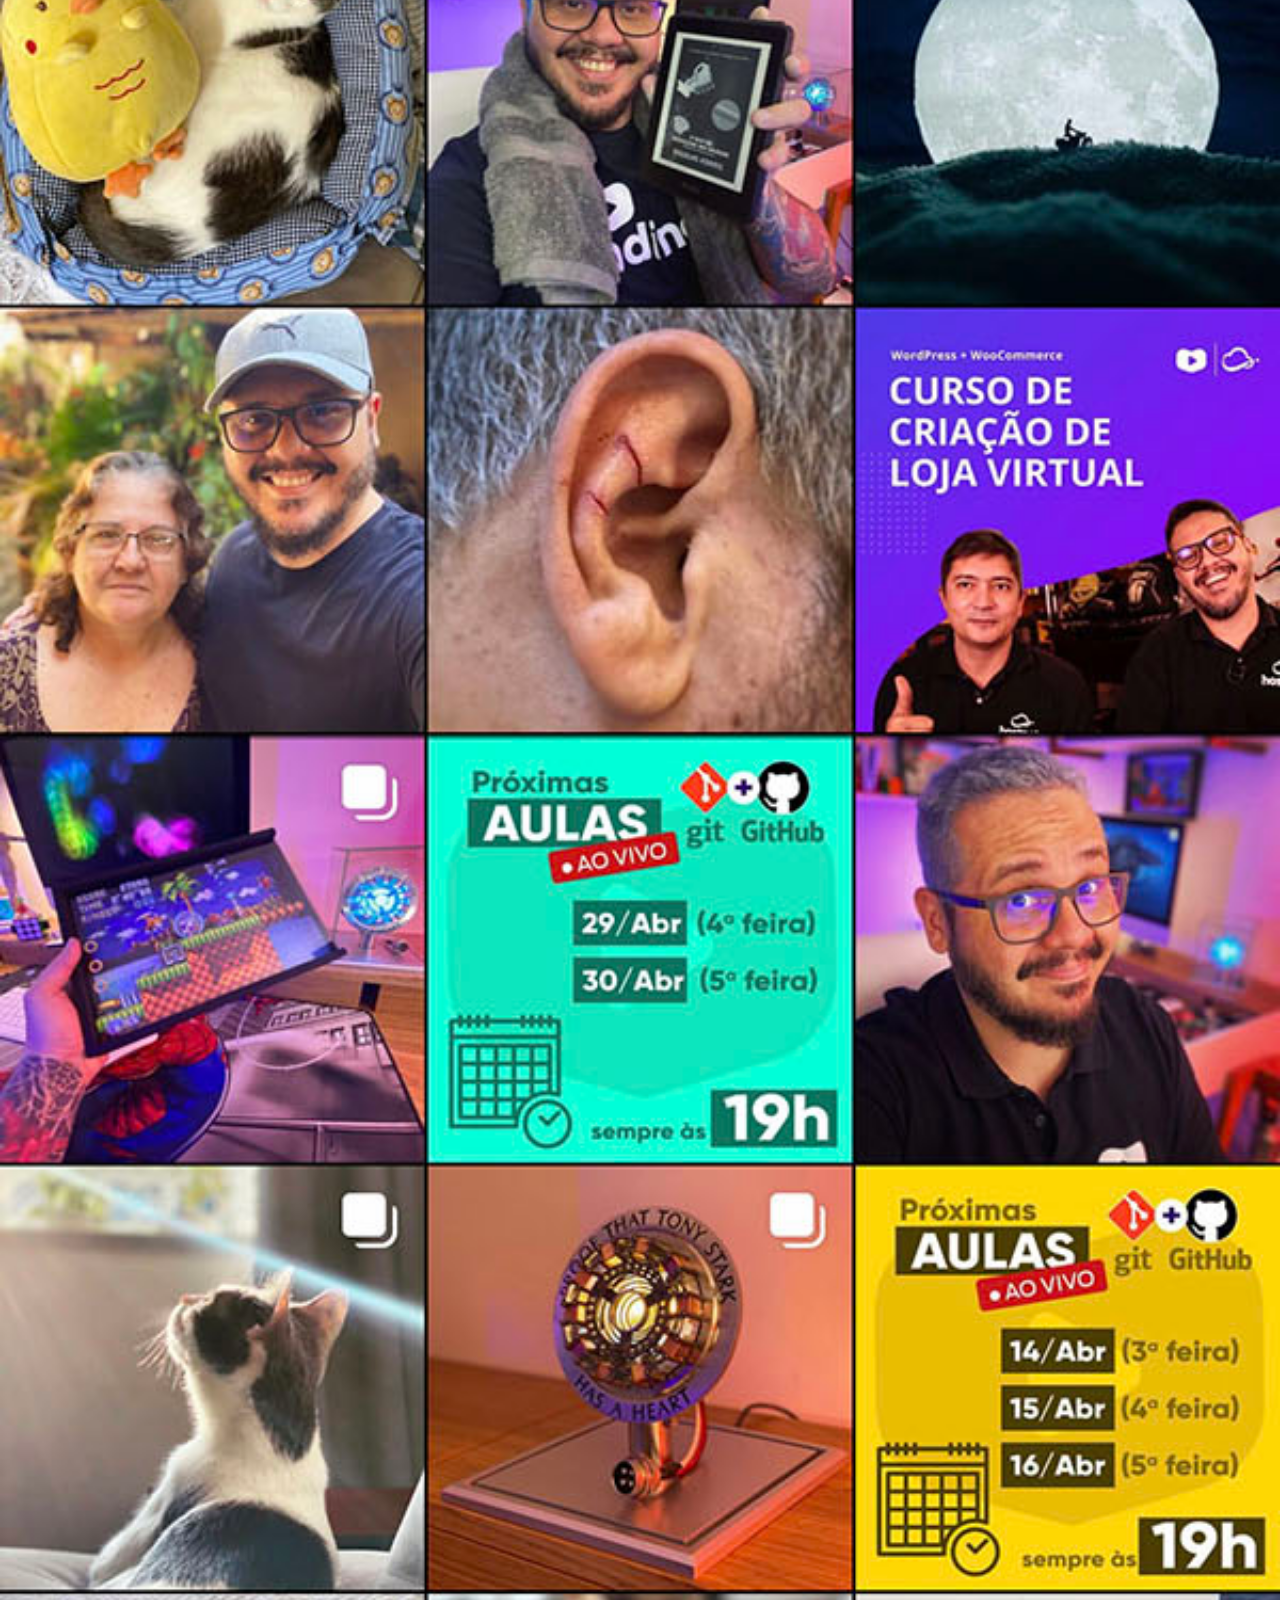
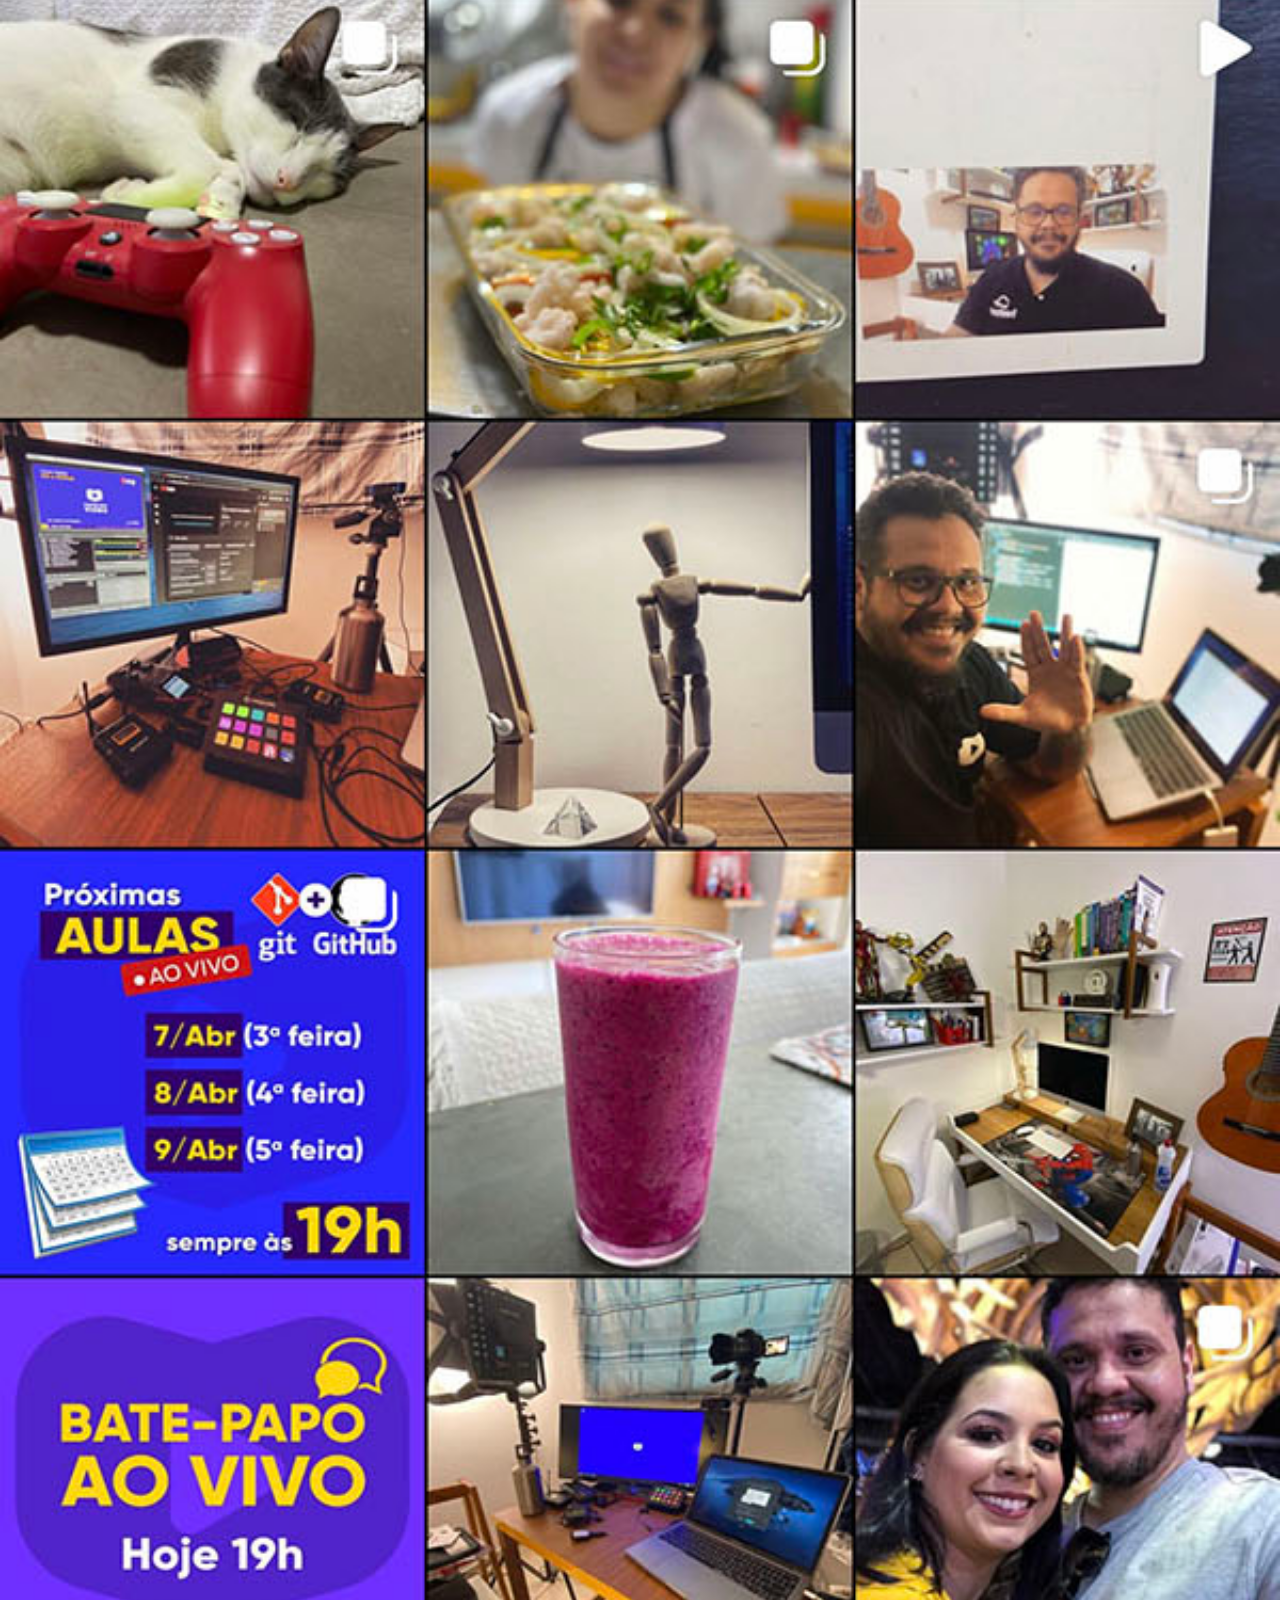
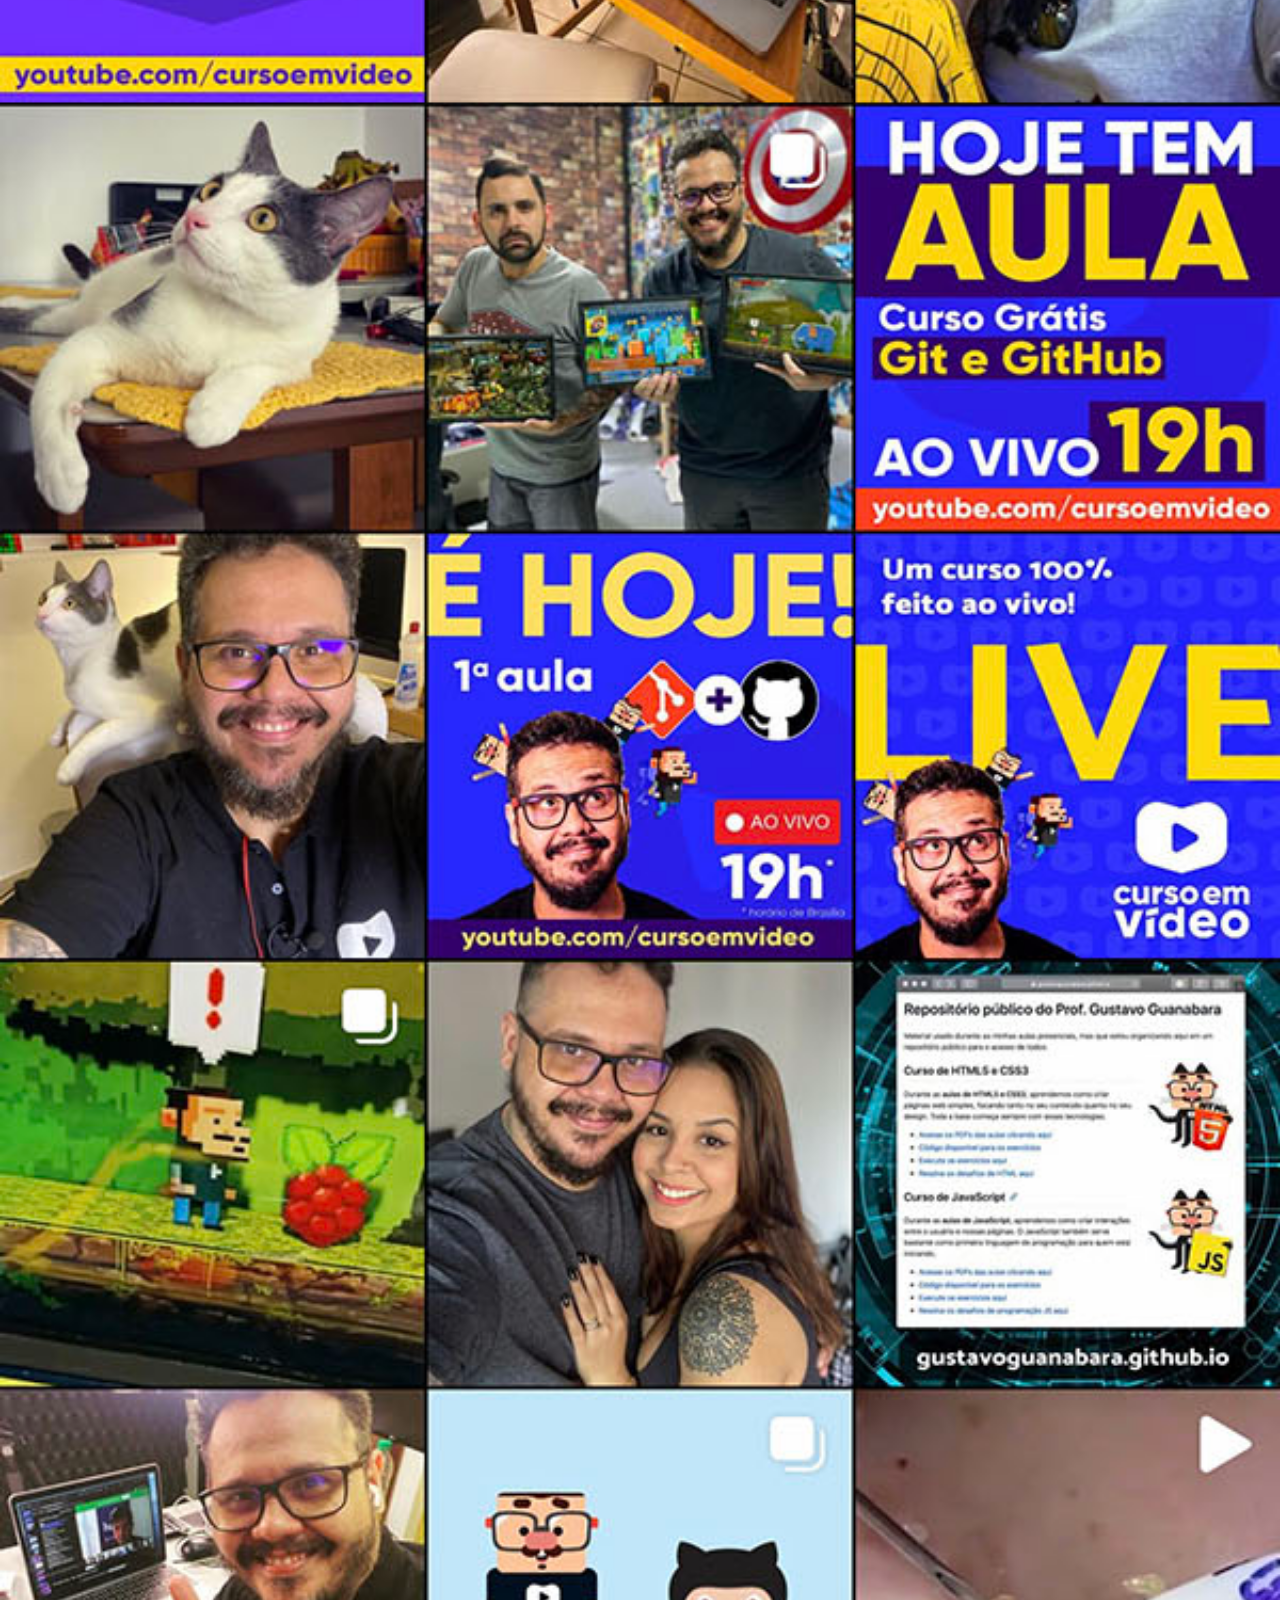
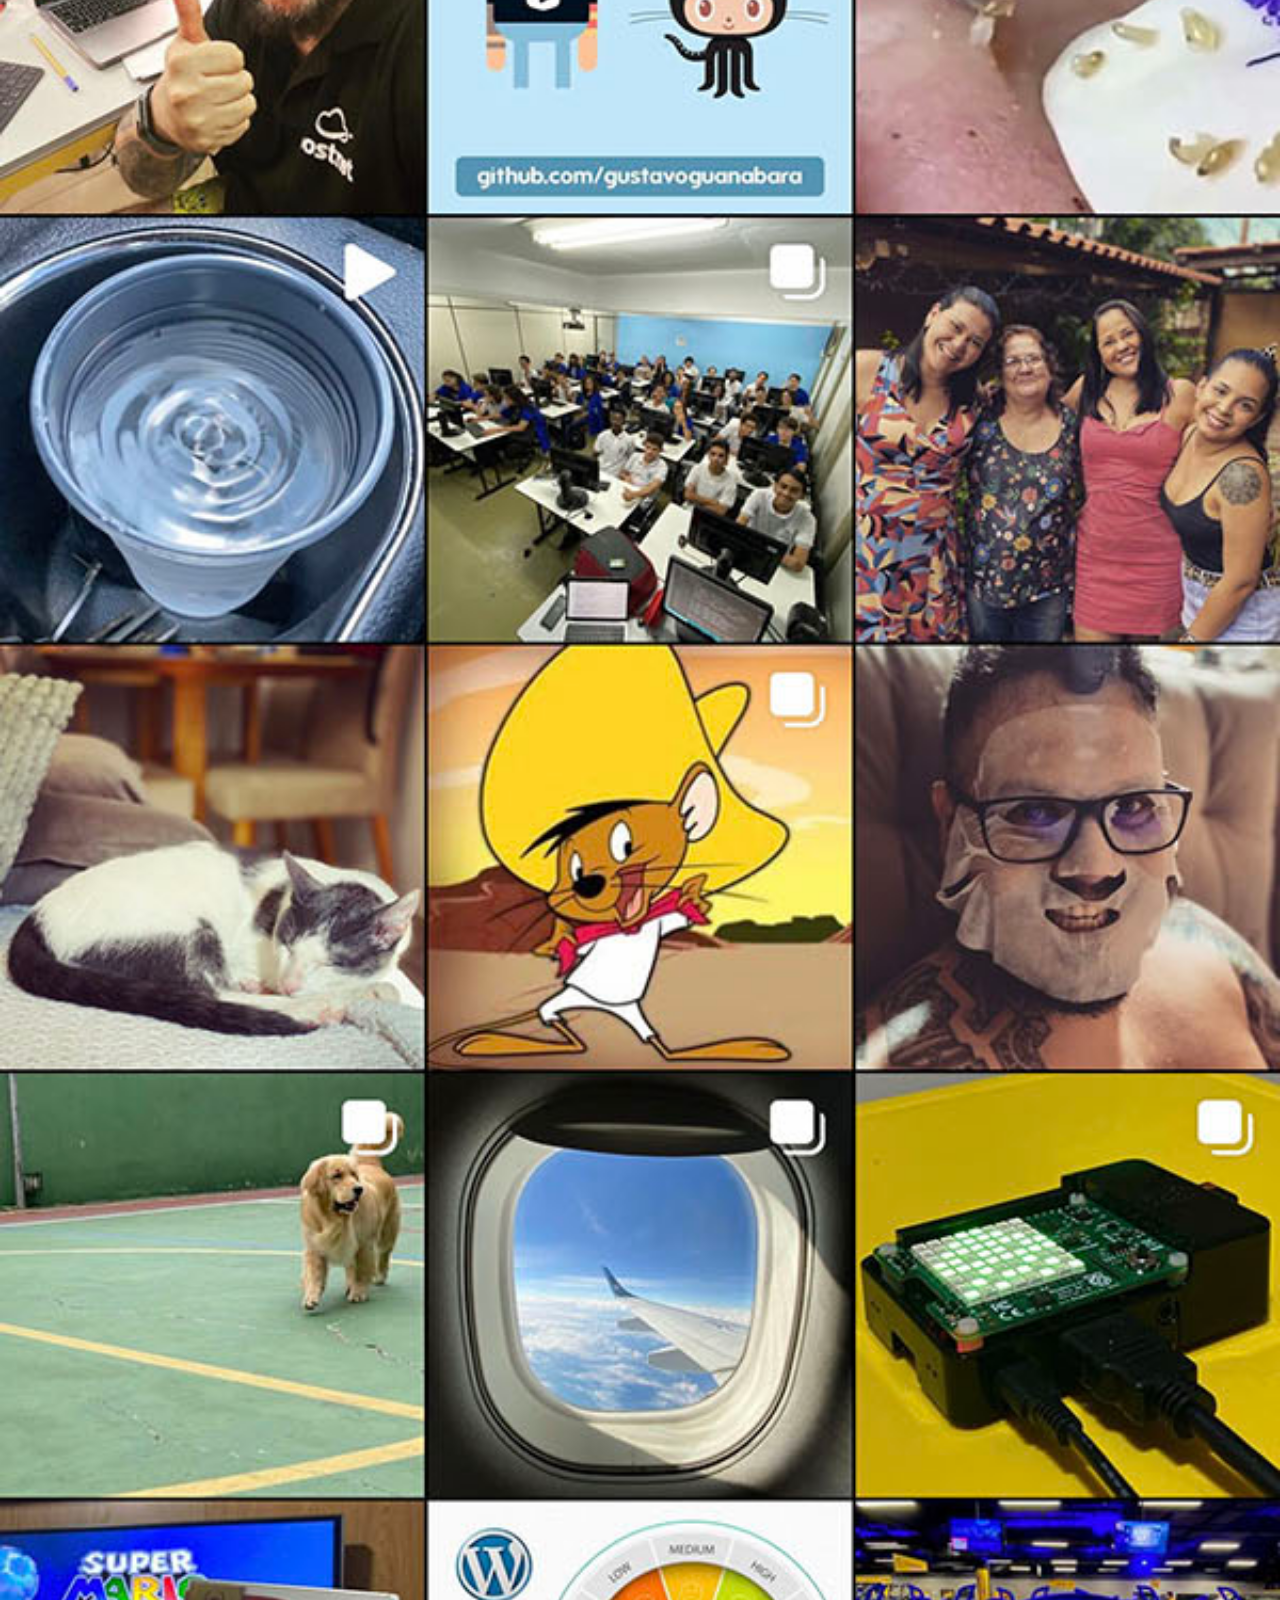
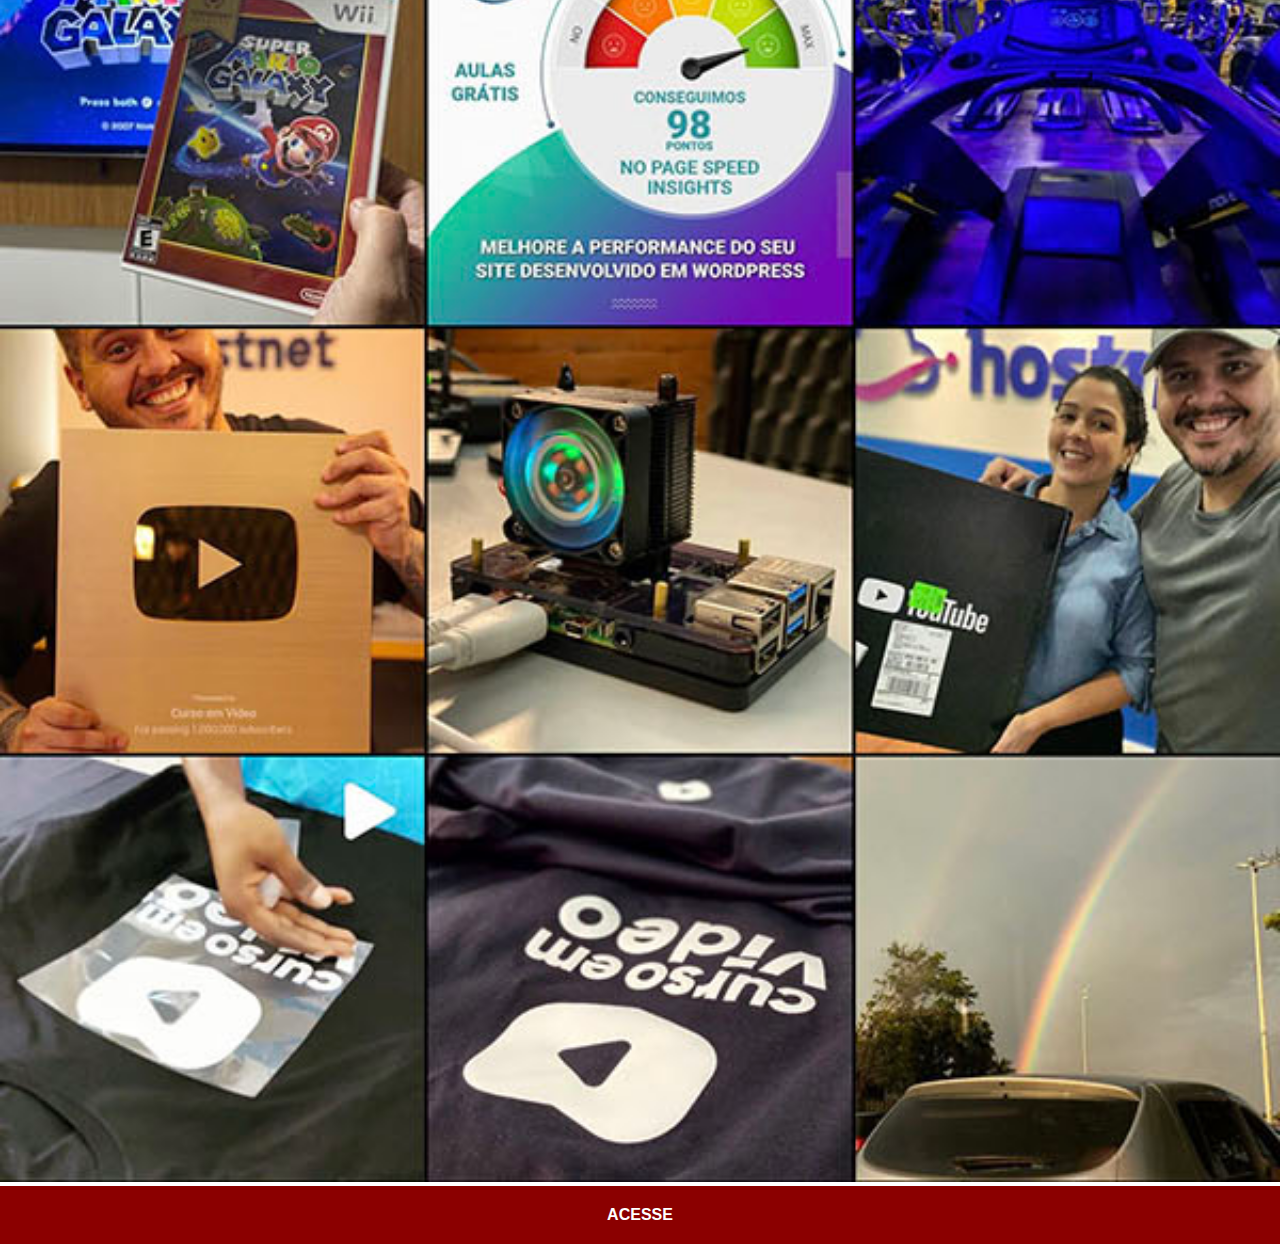
<file: instagram.html>
<!DOCTYPE html>
<html lang="pt-br">
<head>
    <meta charset="UTF-8">
    <meta http-equiv="X-UA-Compatible" content="IE=edge">
    <meta name="viewport" content="width=device-width, initial-scale=1.0">
    <title>Instagram</title>
    <link rel="stylesheet" href="estilos/social.css">
</head>
<body>
    <img src="imagens/tela-instagram.jpg" alt="Instagram">
    <a href="https://www.instagram.com/gustavoguanabara/" target="_blank">ACESSE</a>
</body>
</html>
</file>
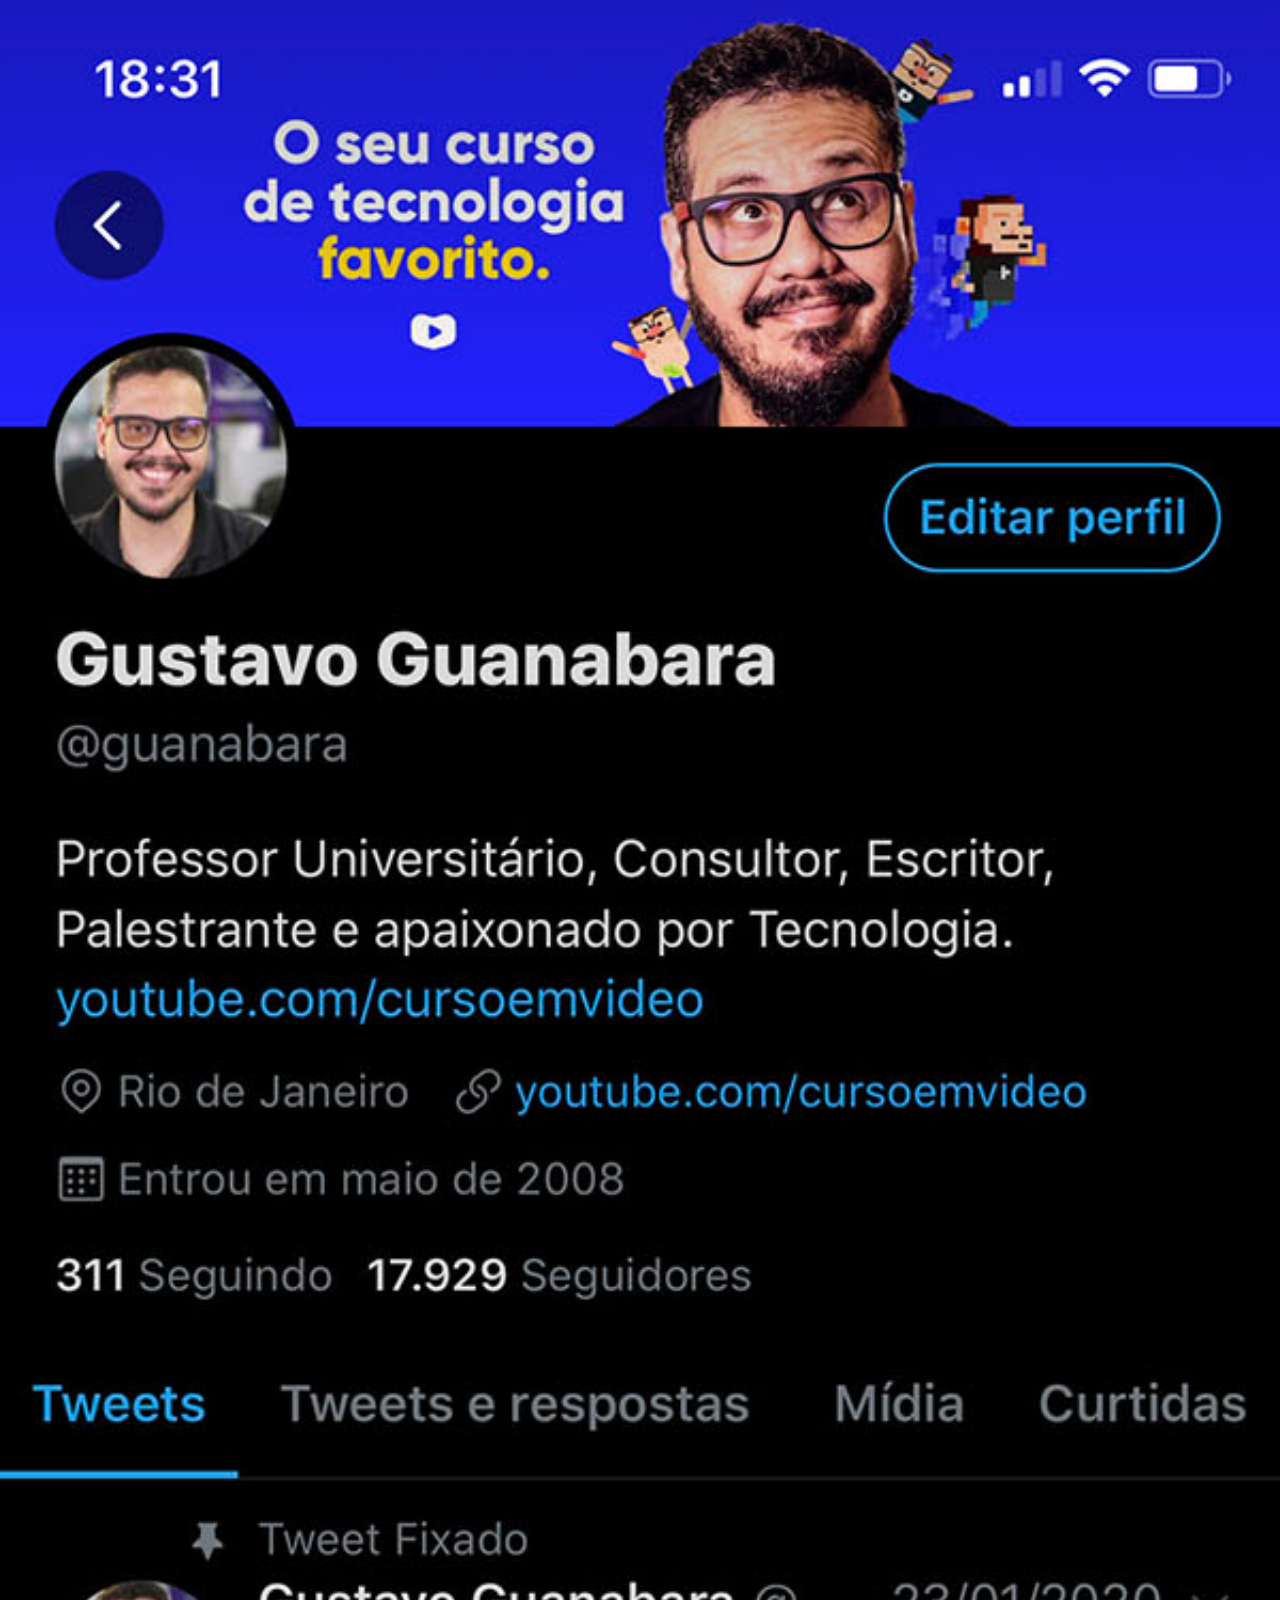
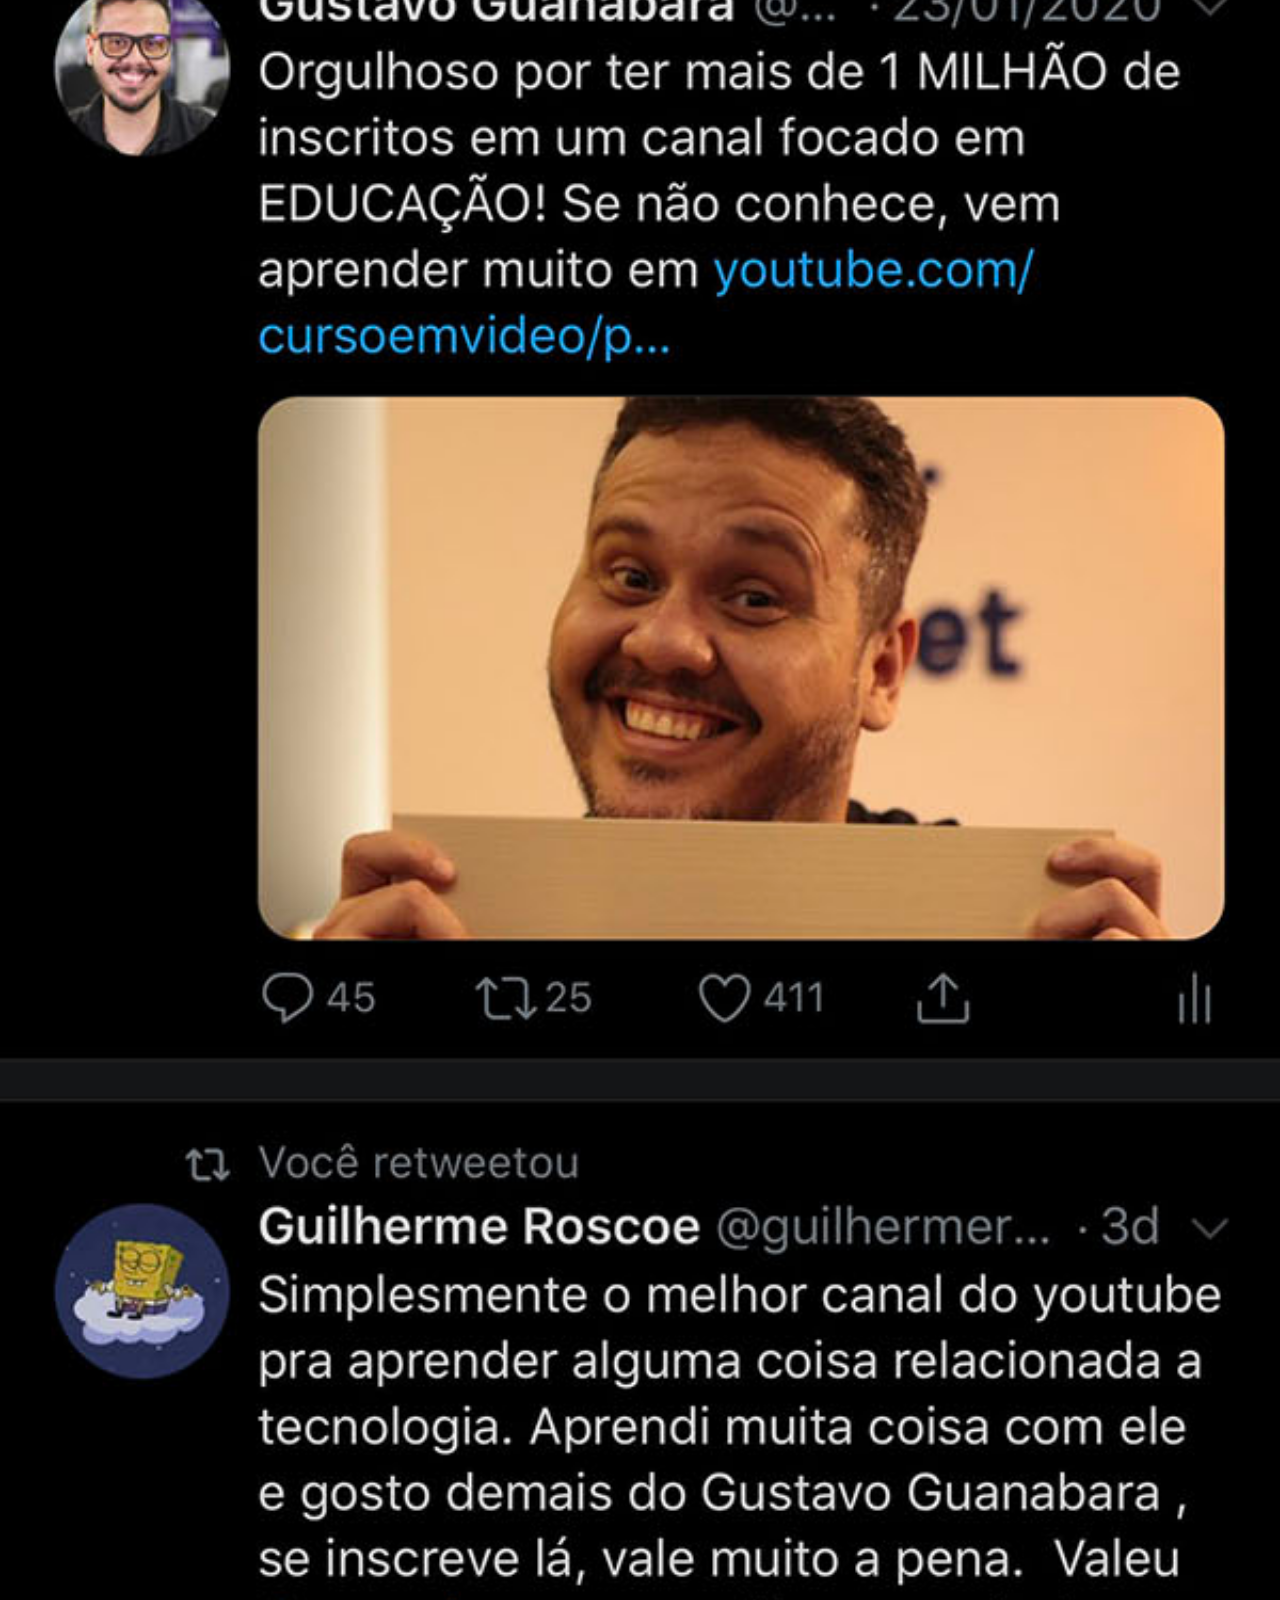
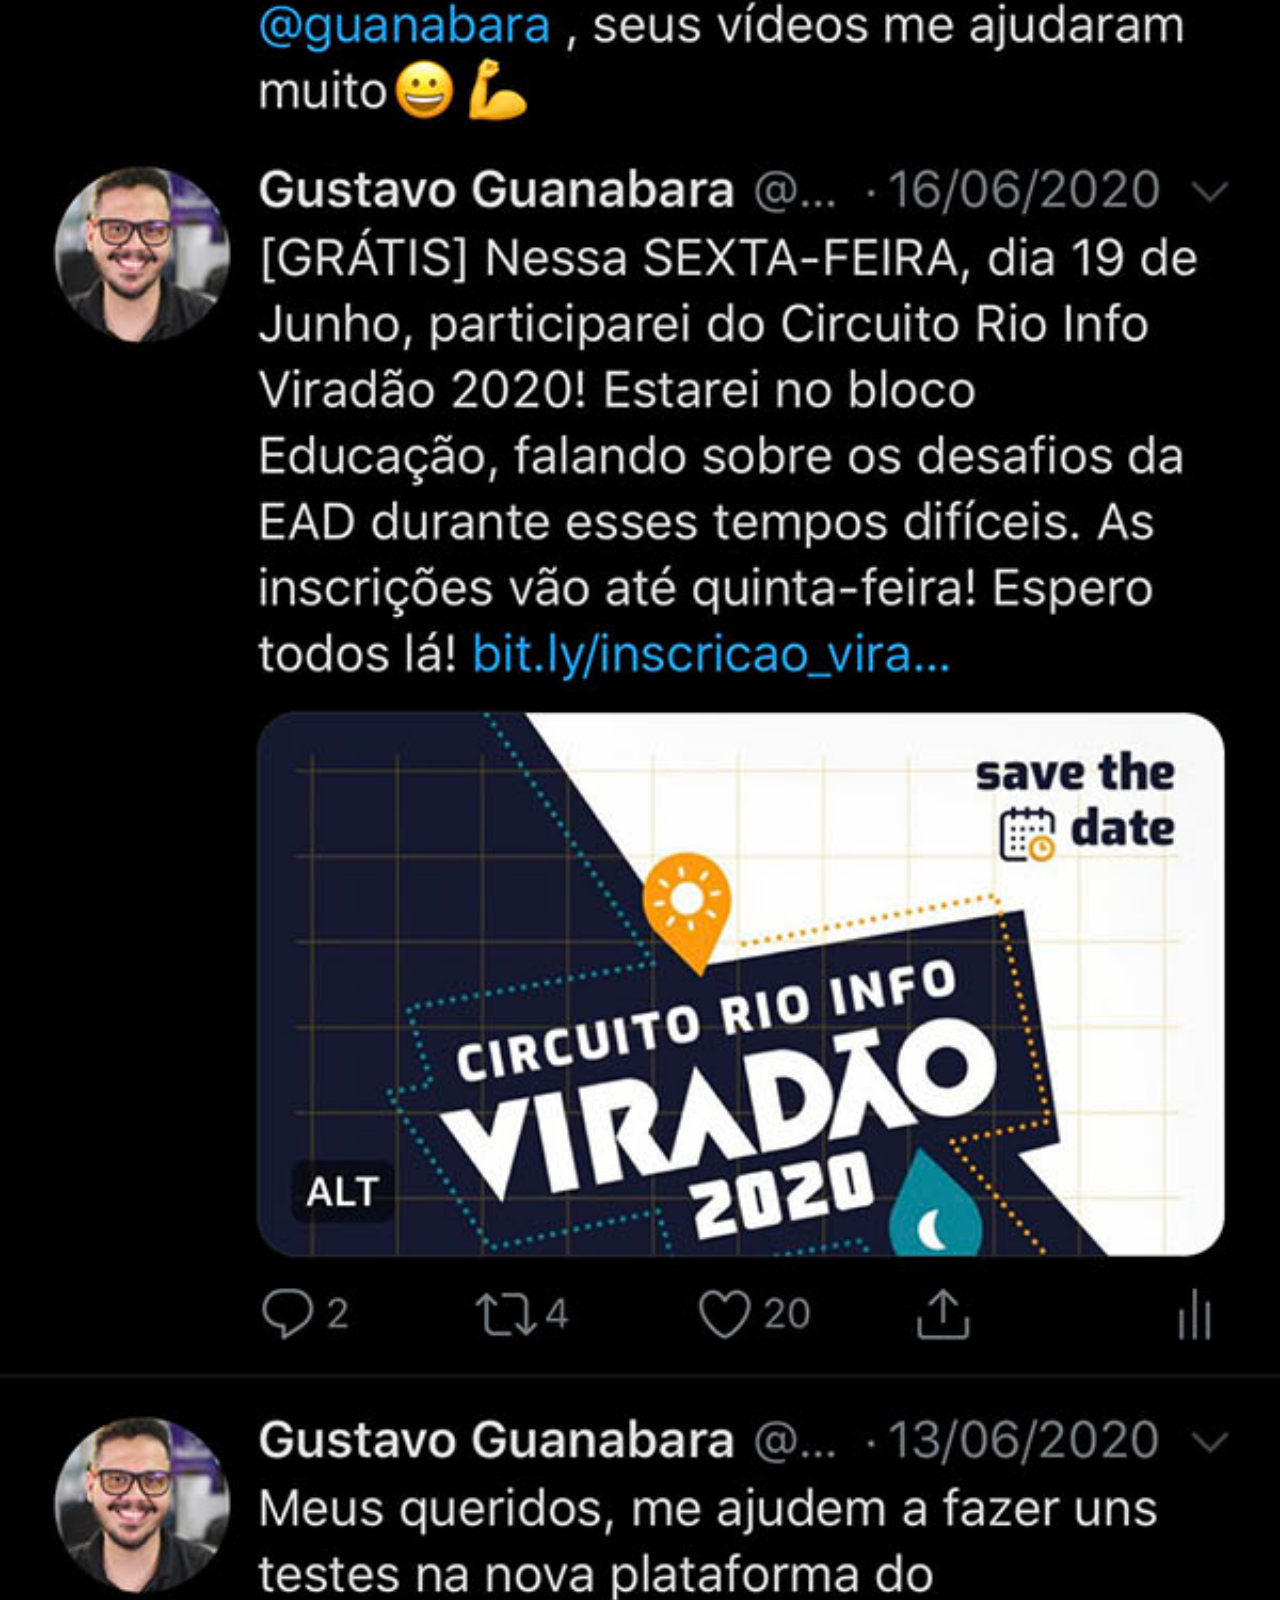
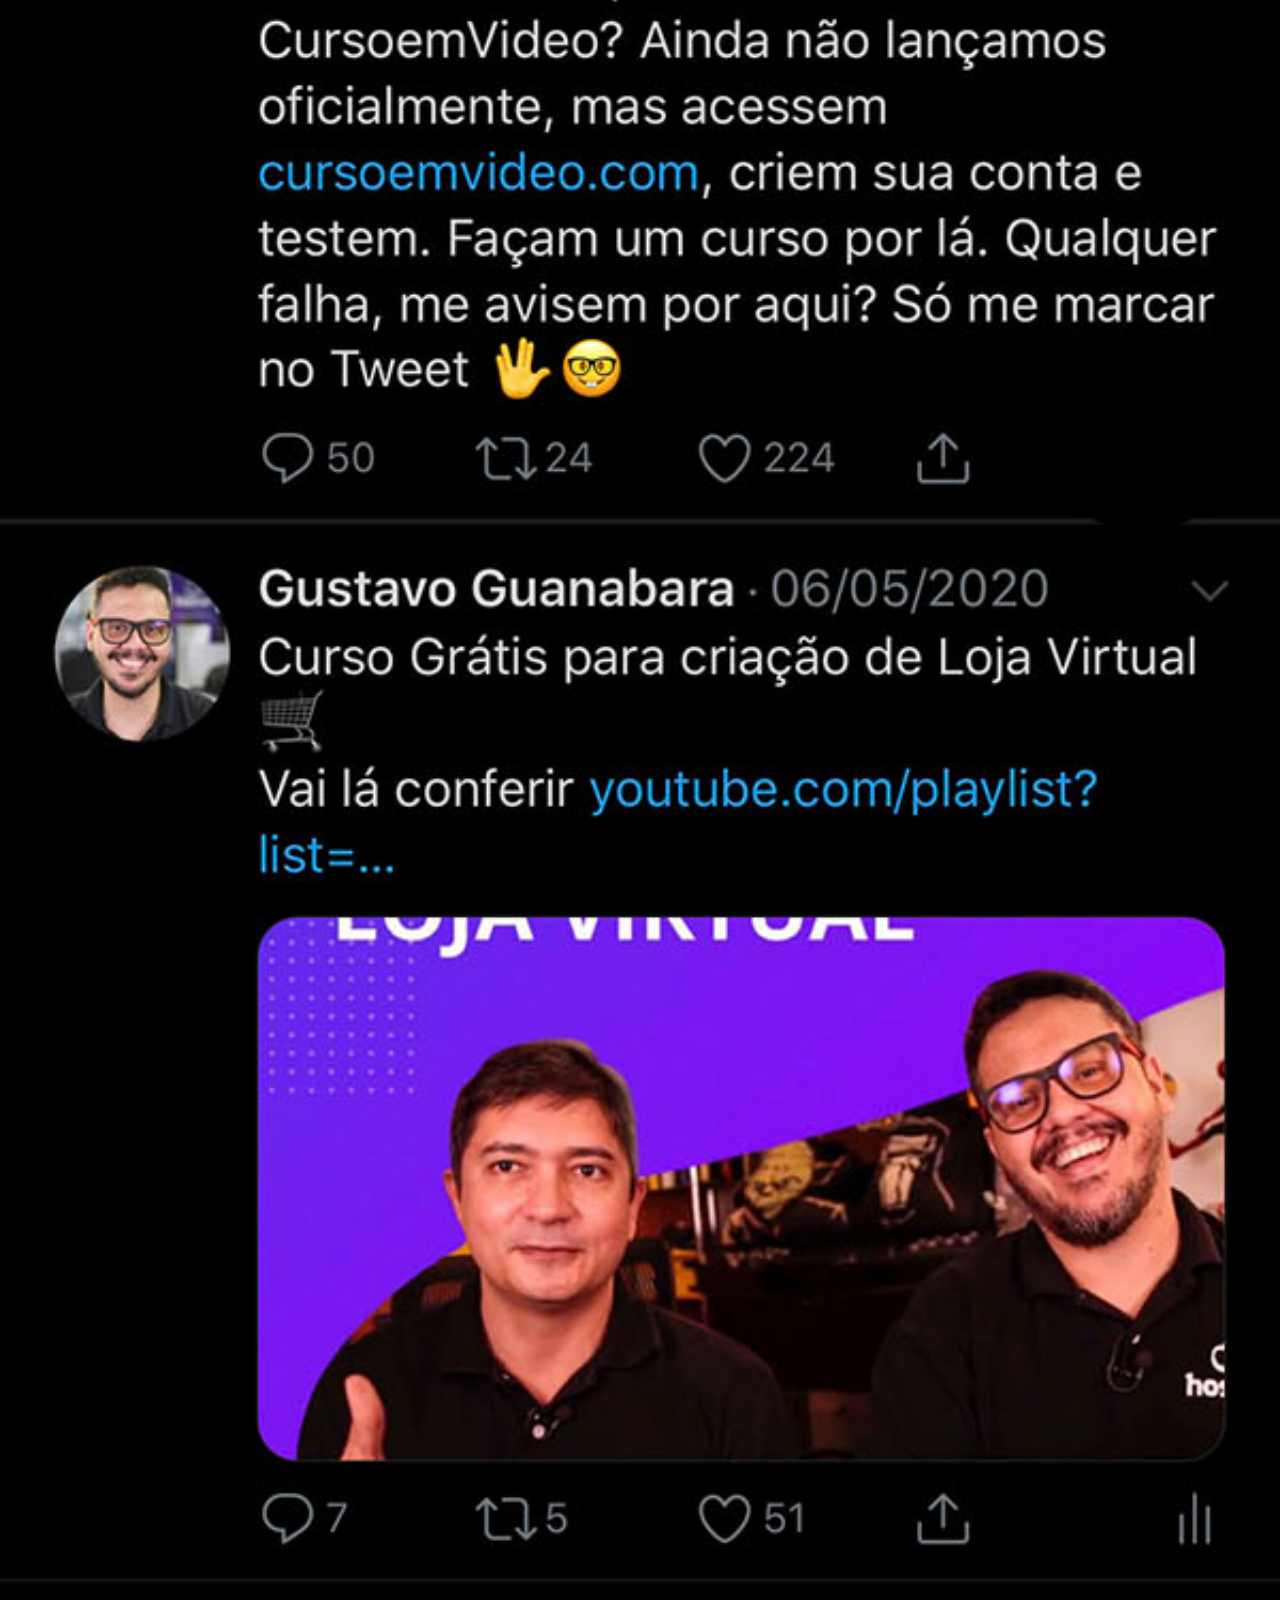
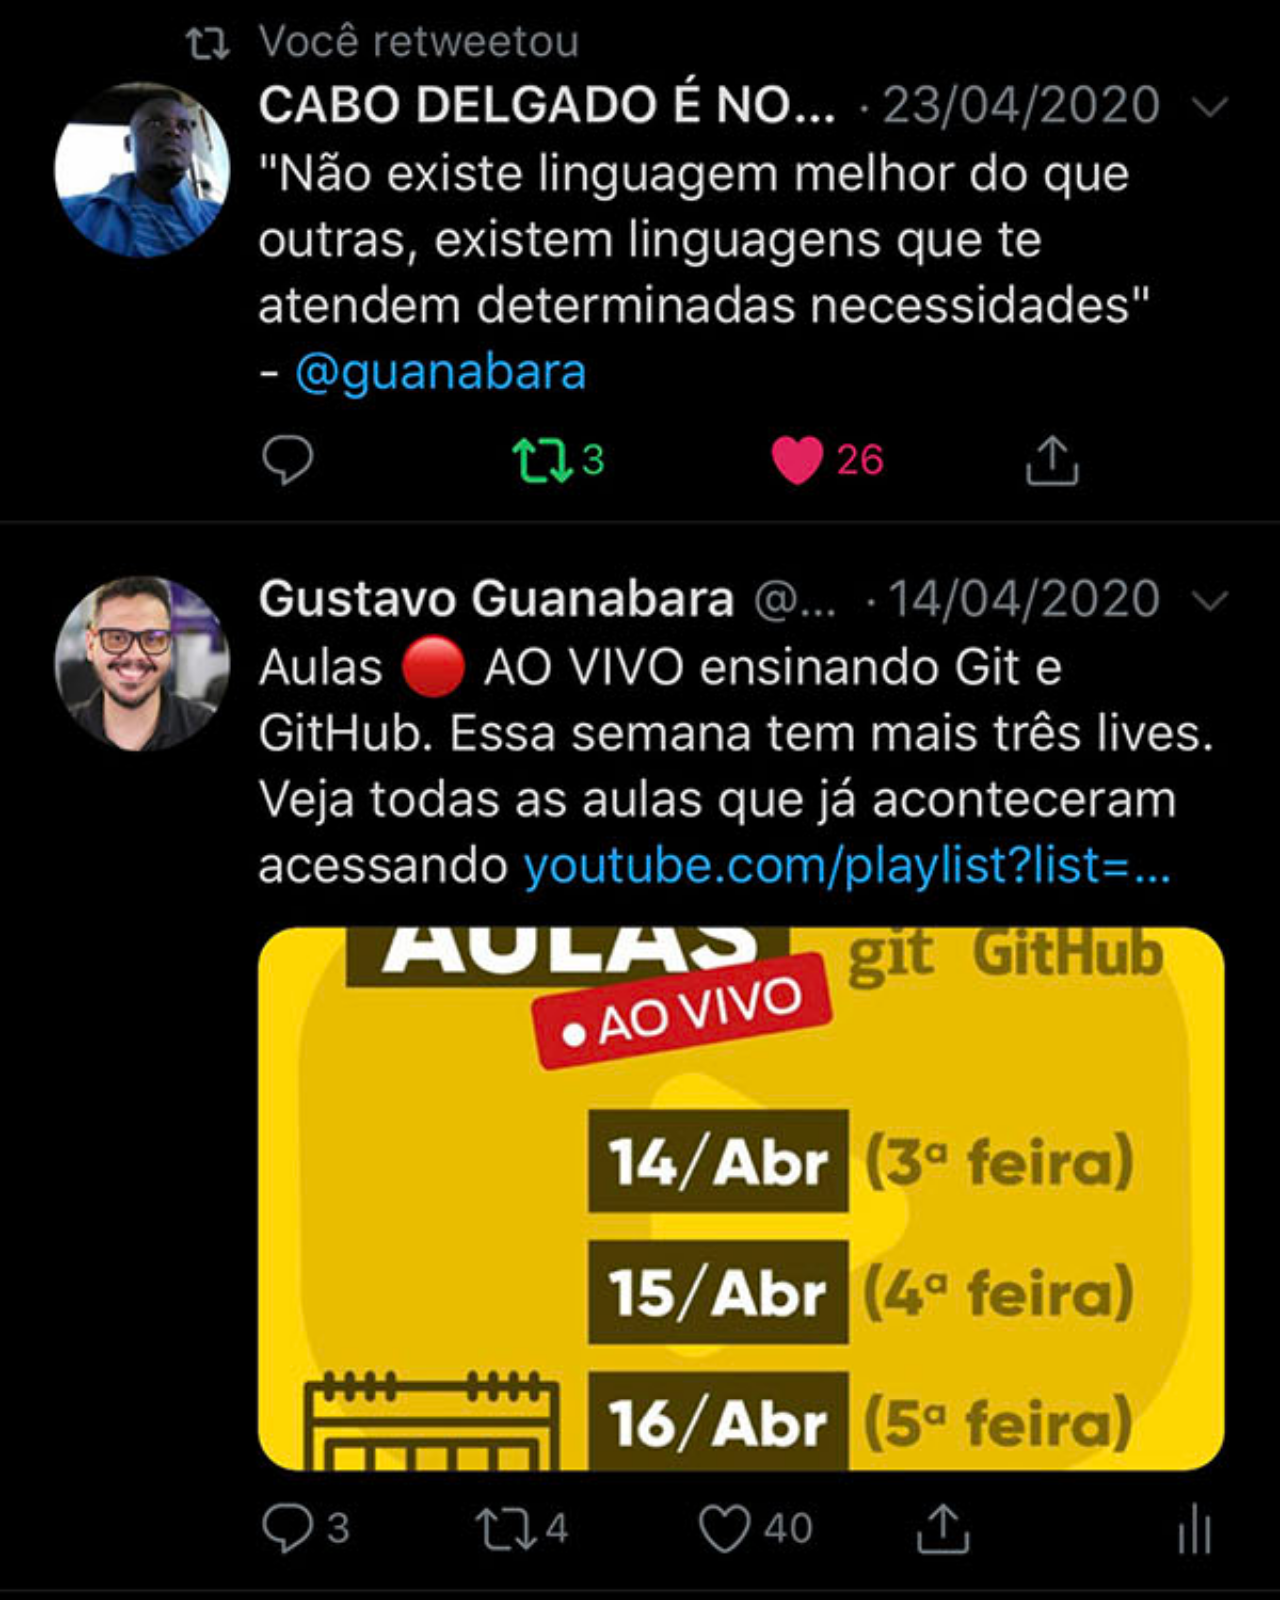
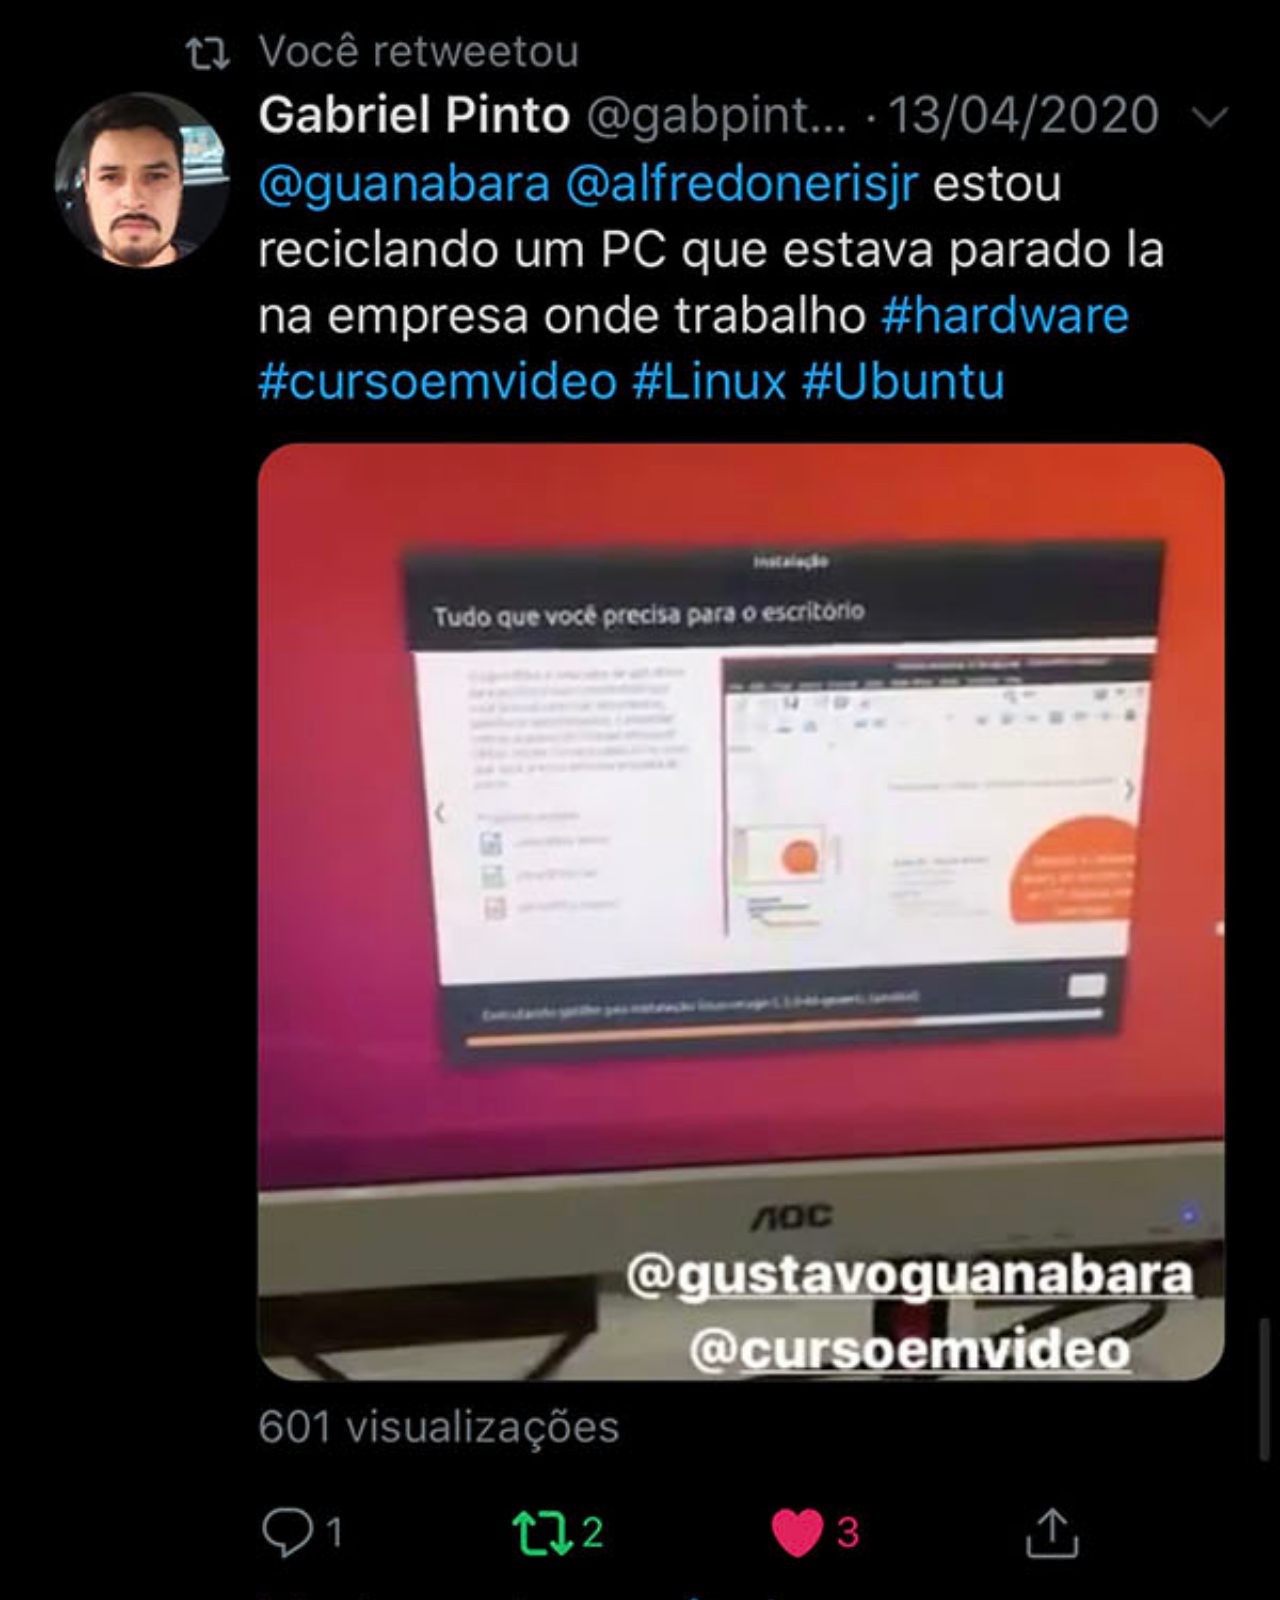
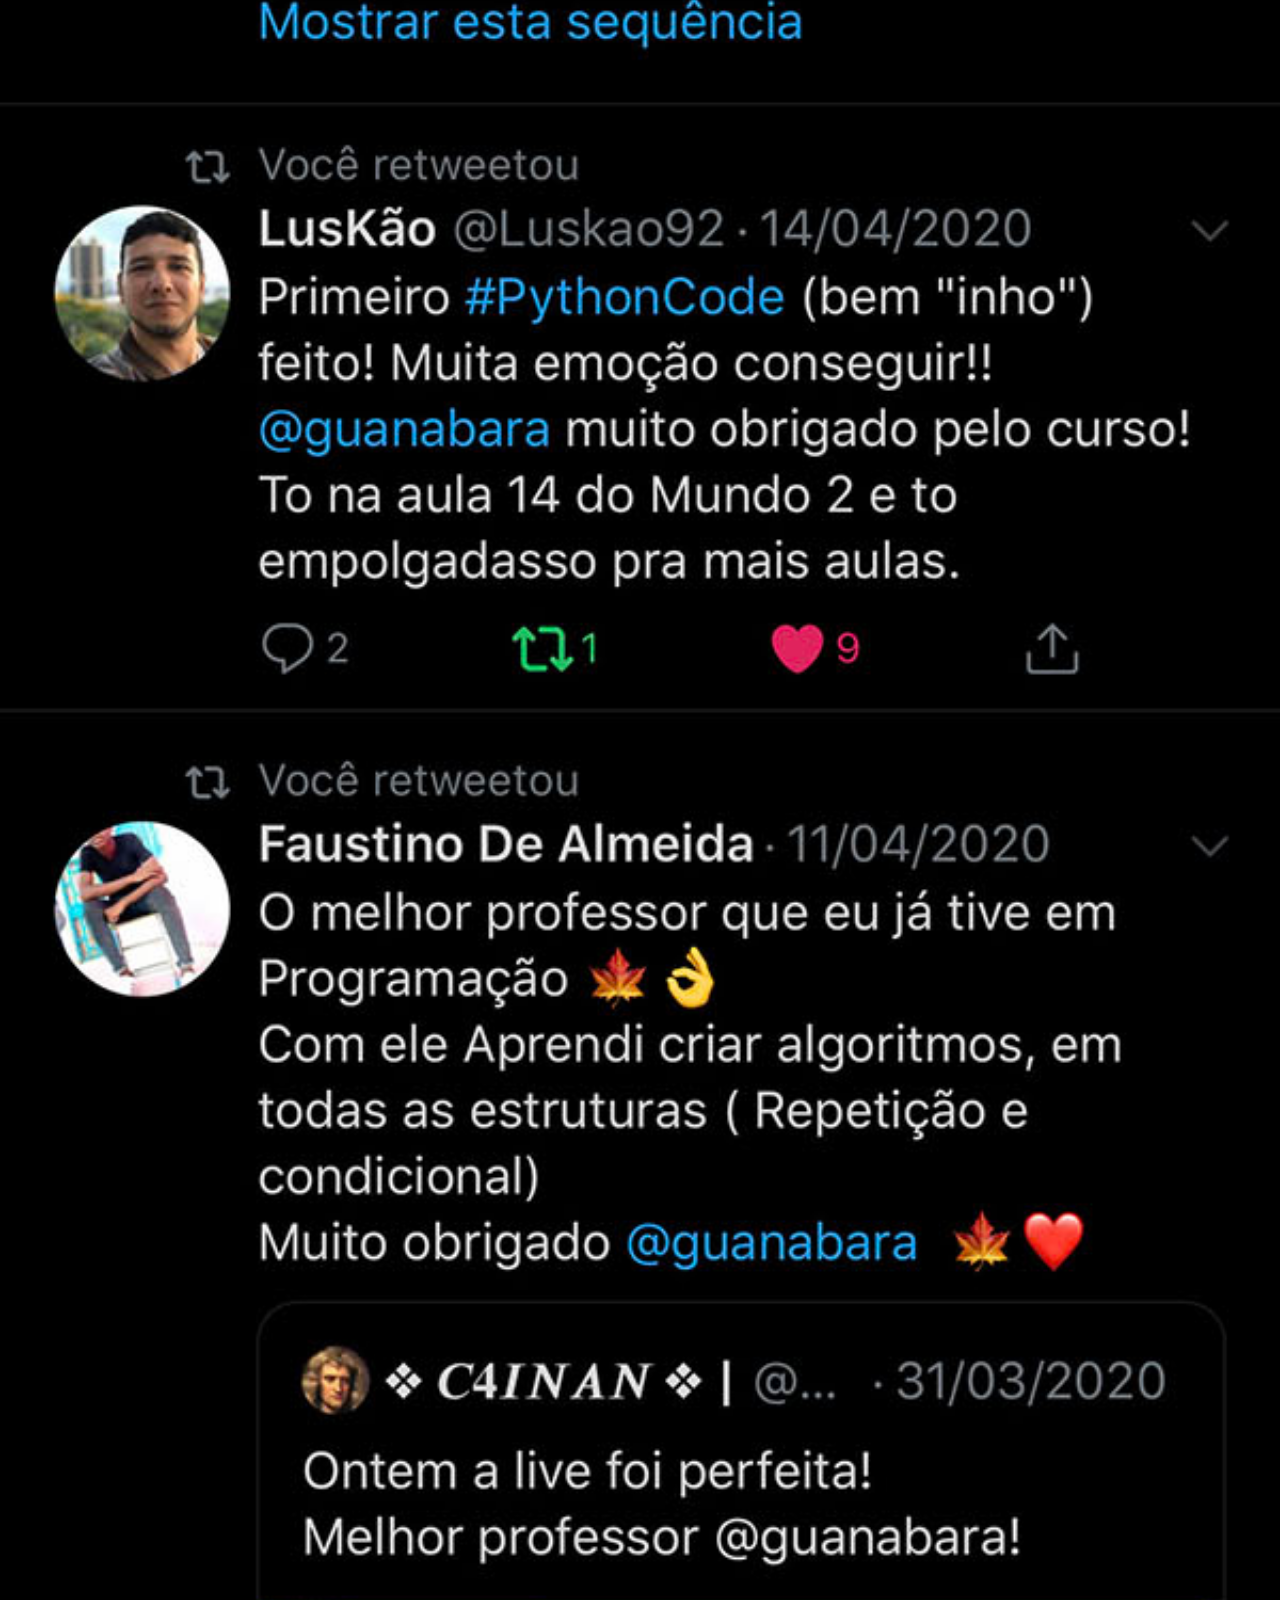
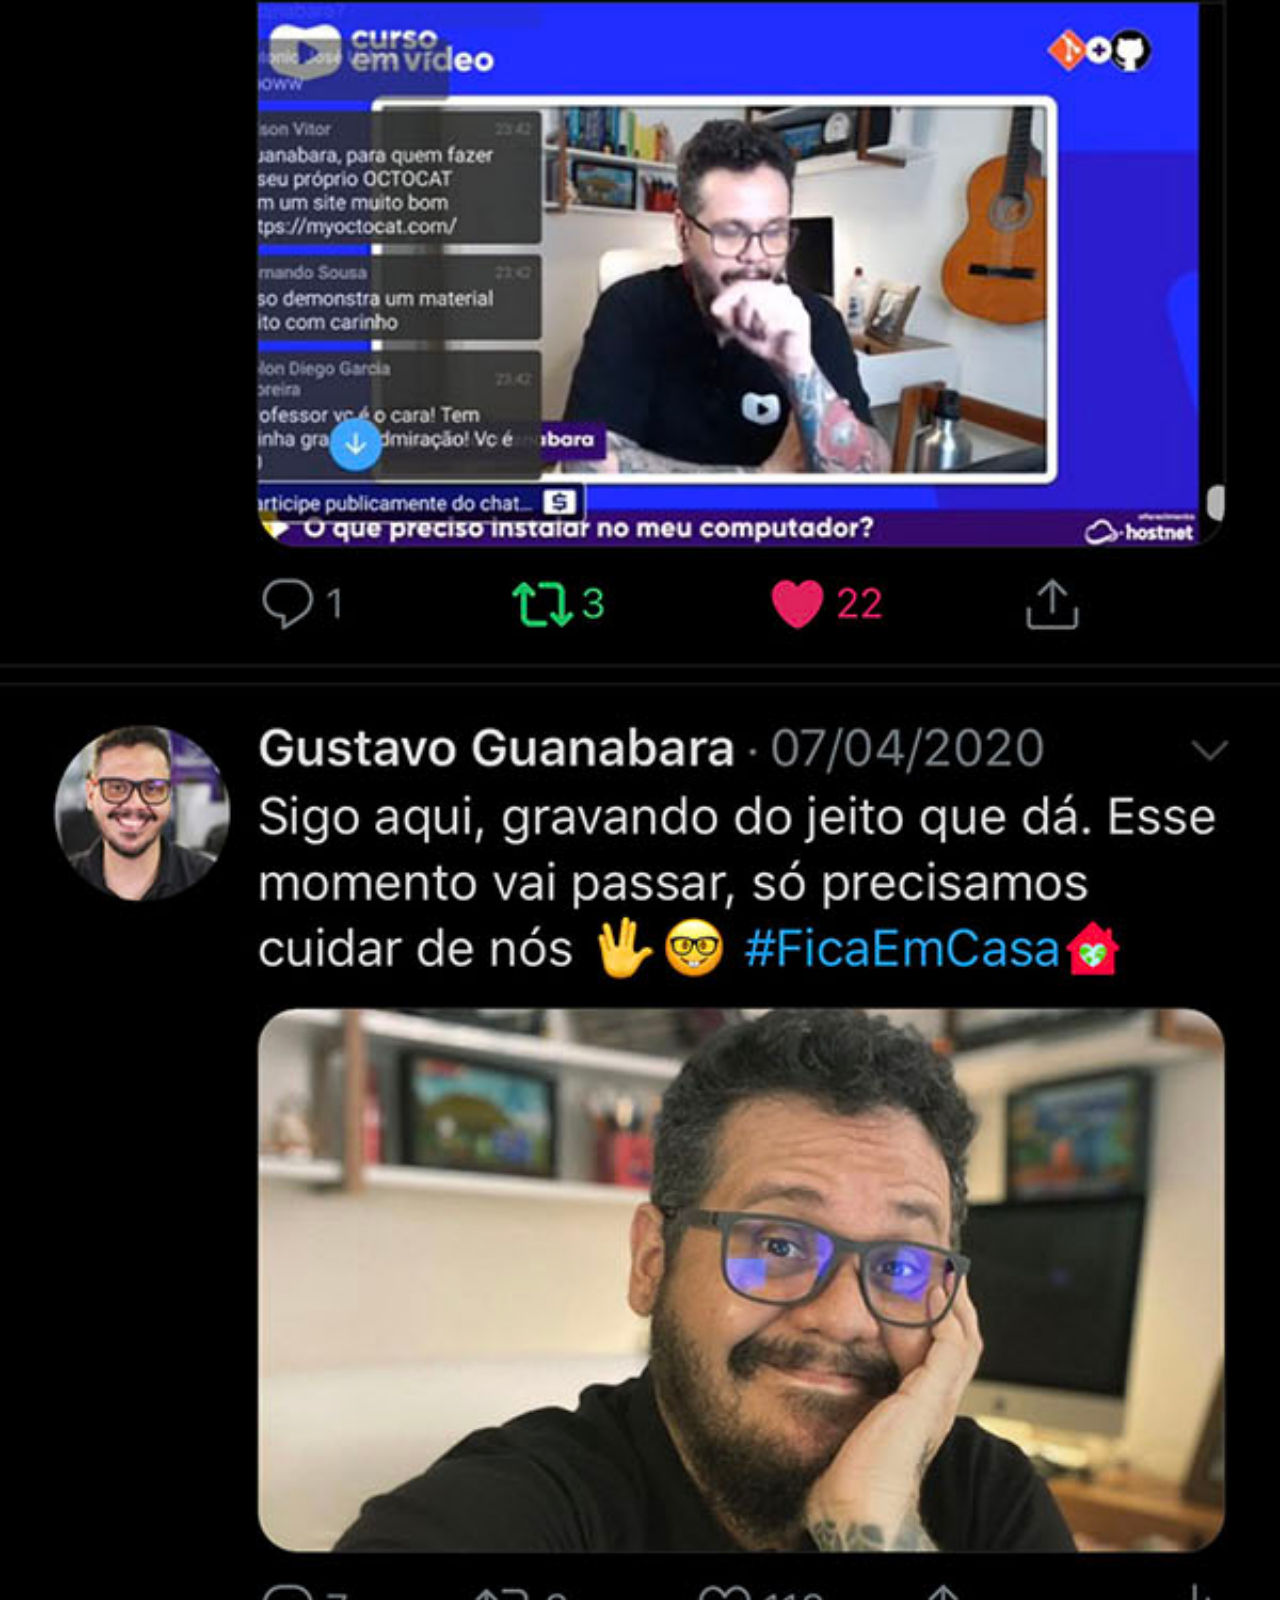
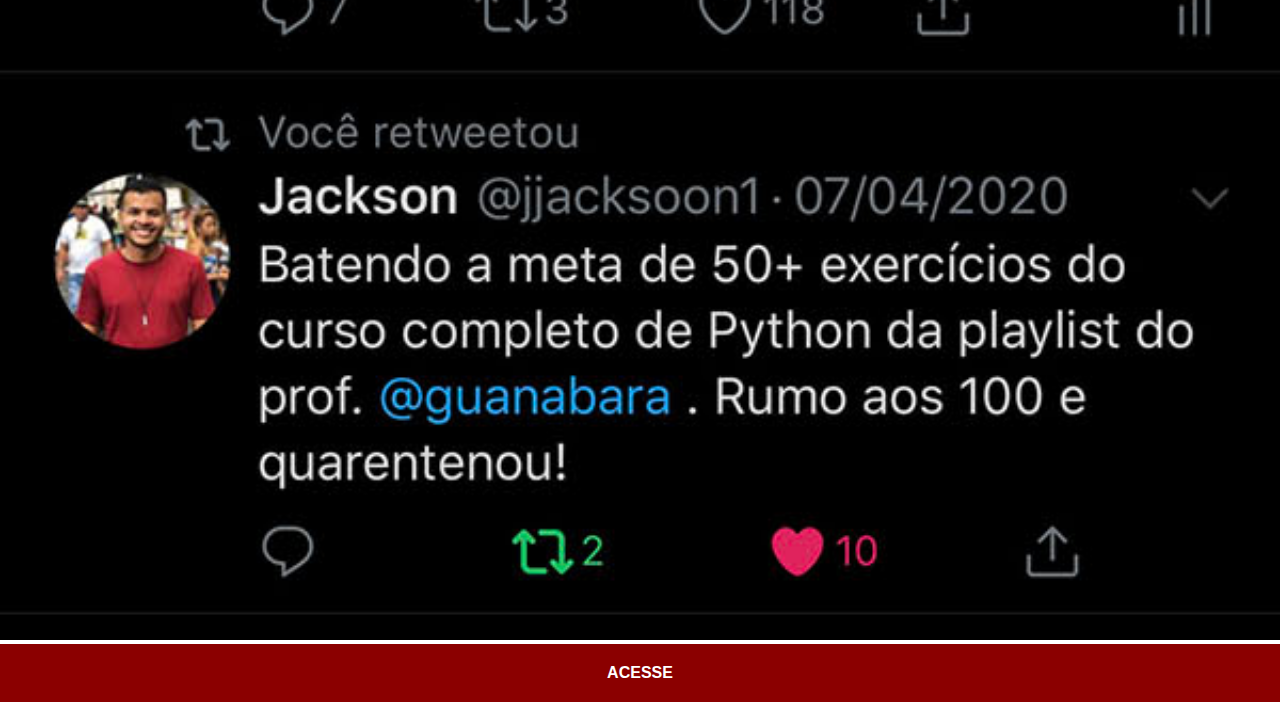
<file: twitter.html>
<!DOCTYPE html>
<html lang="pt-bt">
<head>
    <meta charset="UTF-8">
    <meta http-equiv="X-UA-Compatible" content="IE=edge">
    <meta name="viewport" content="width=device-width, initial-scale=1.0">
    <title>Twitter</title>
    <link rel="stylesheet" href="estilos/social.css">
</head>
<body>
    <img src="imagens/tela-twitter.jpg" alt="Twitter">
    <a href="https://twitter.com/guanabara?ref_src=twsrc%5Egoogle%7Ctwcamp%5Eserp%7Ctwgr%5Eauthor" target="_blank">ACESSE</a>
</body>
</html>
</file>
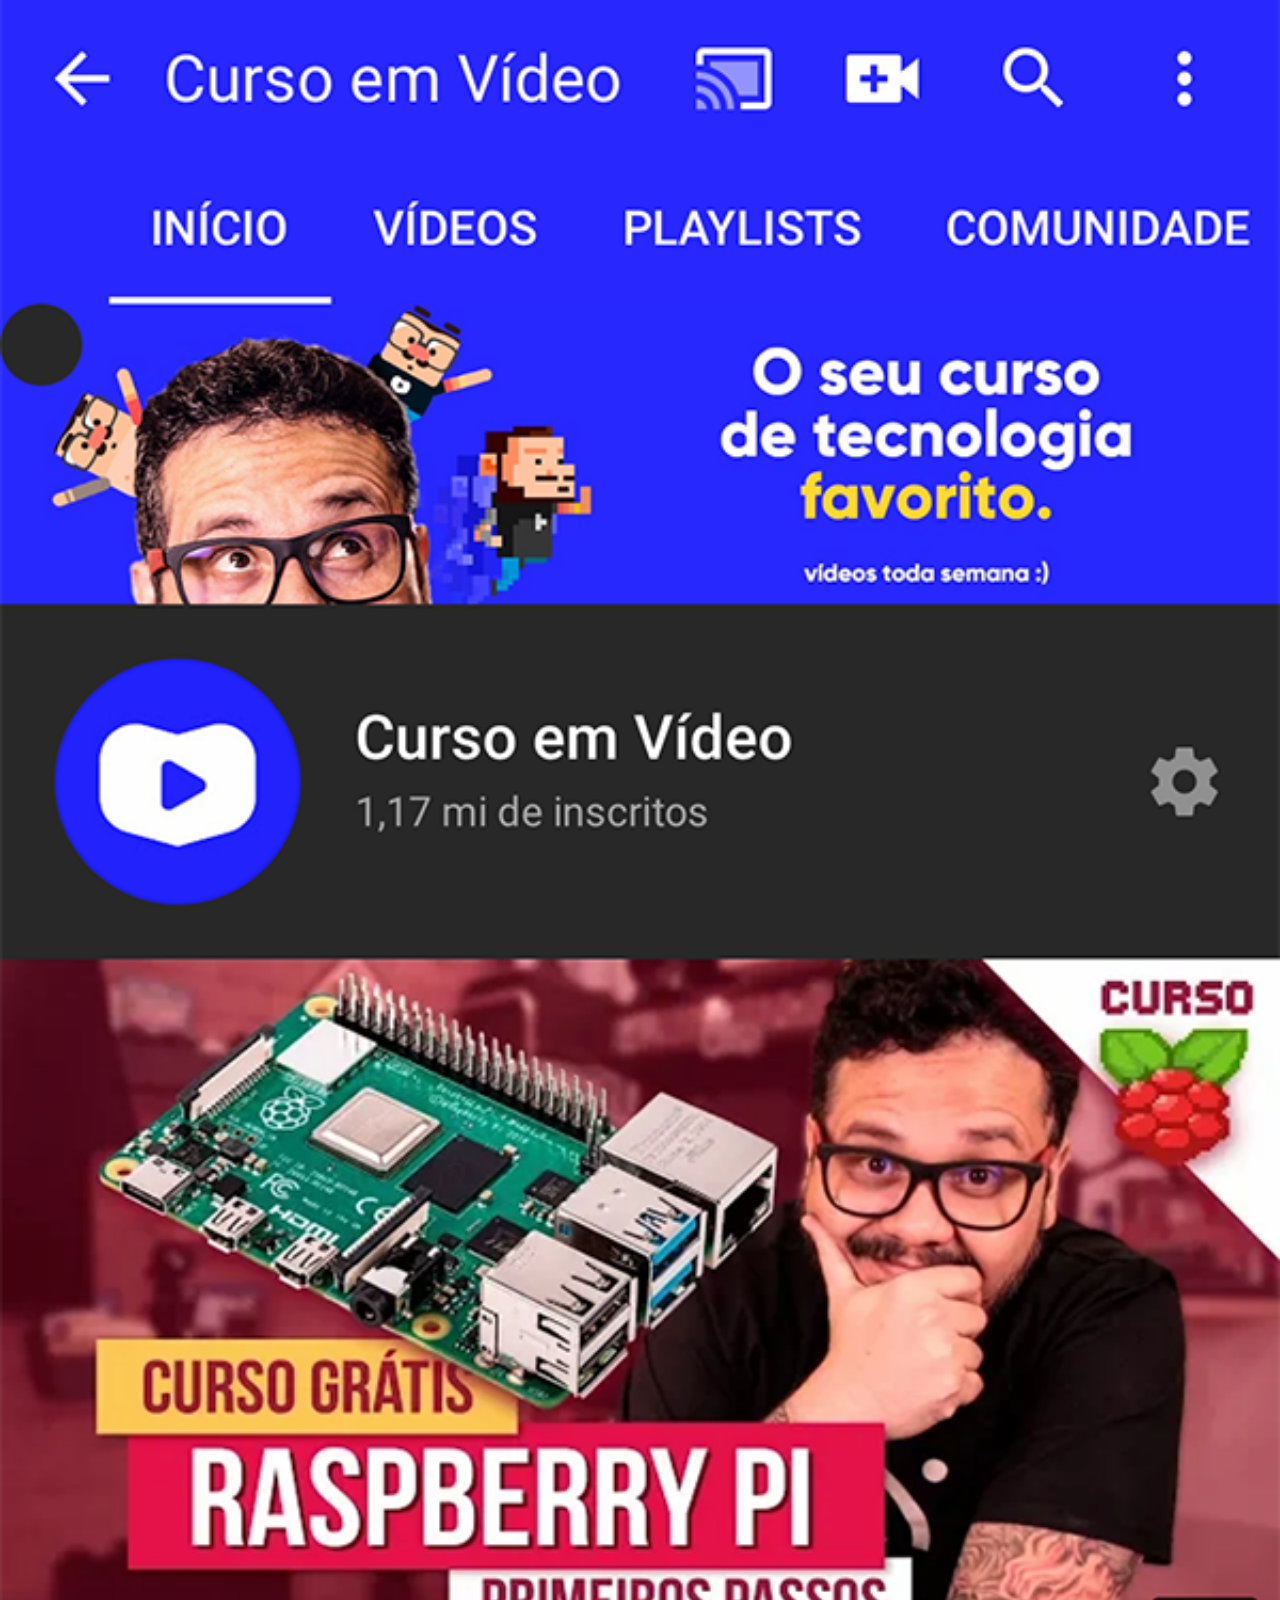
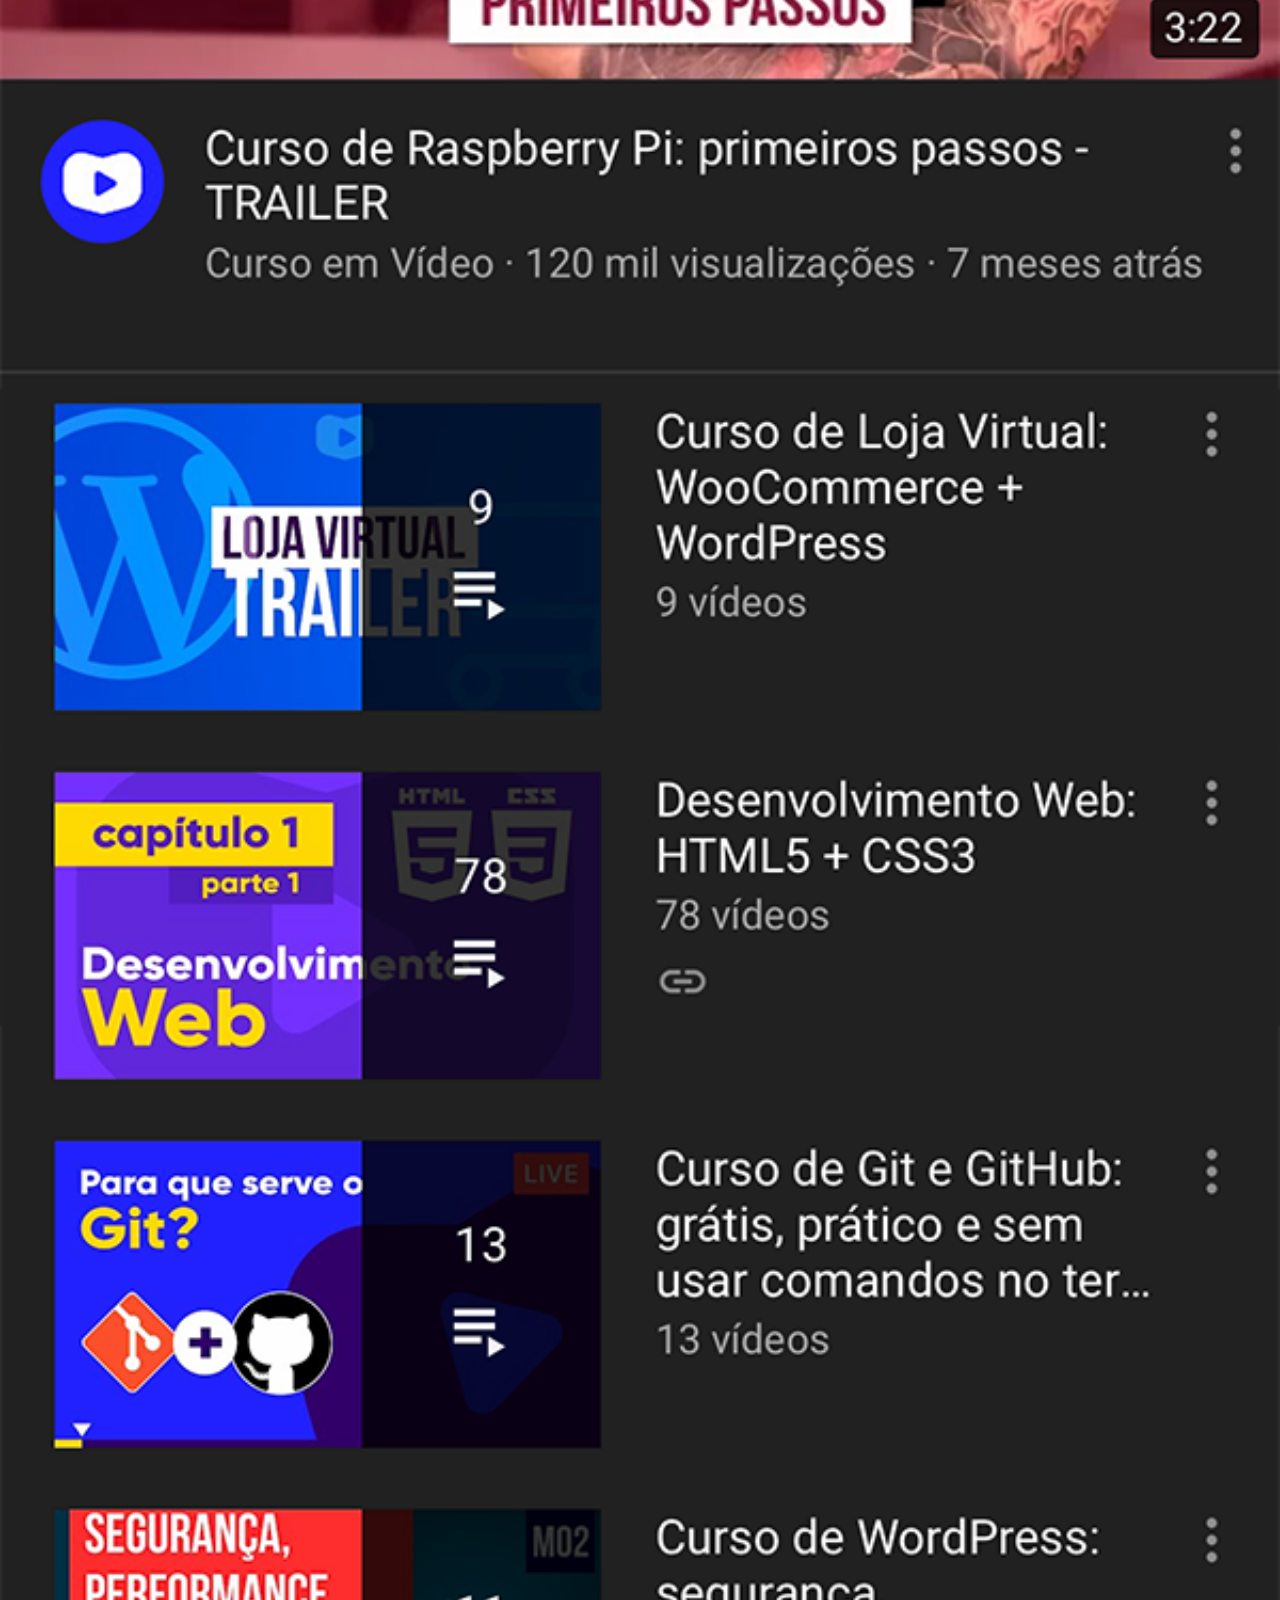
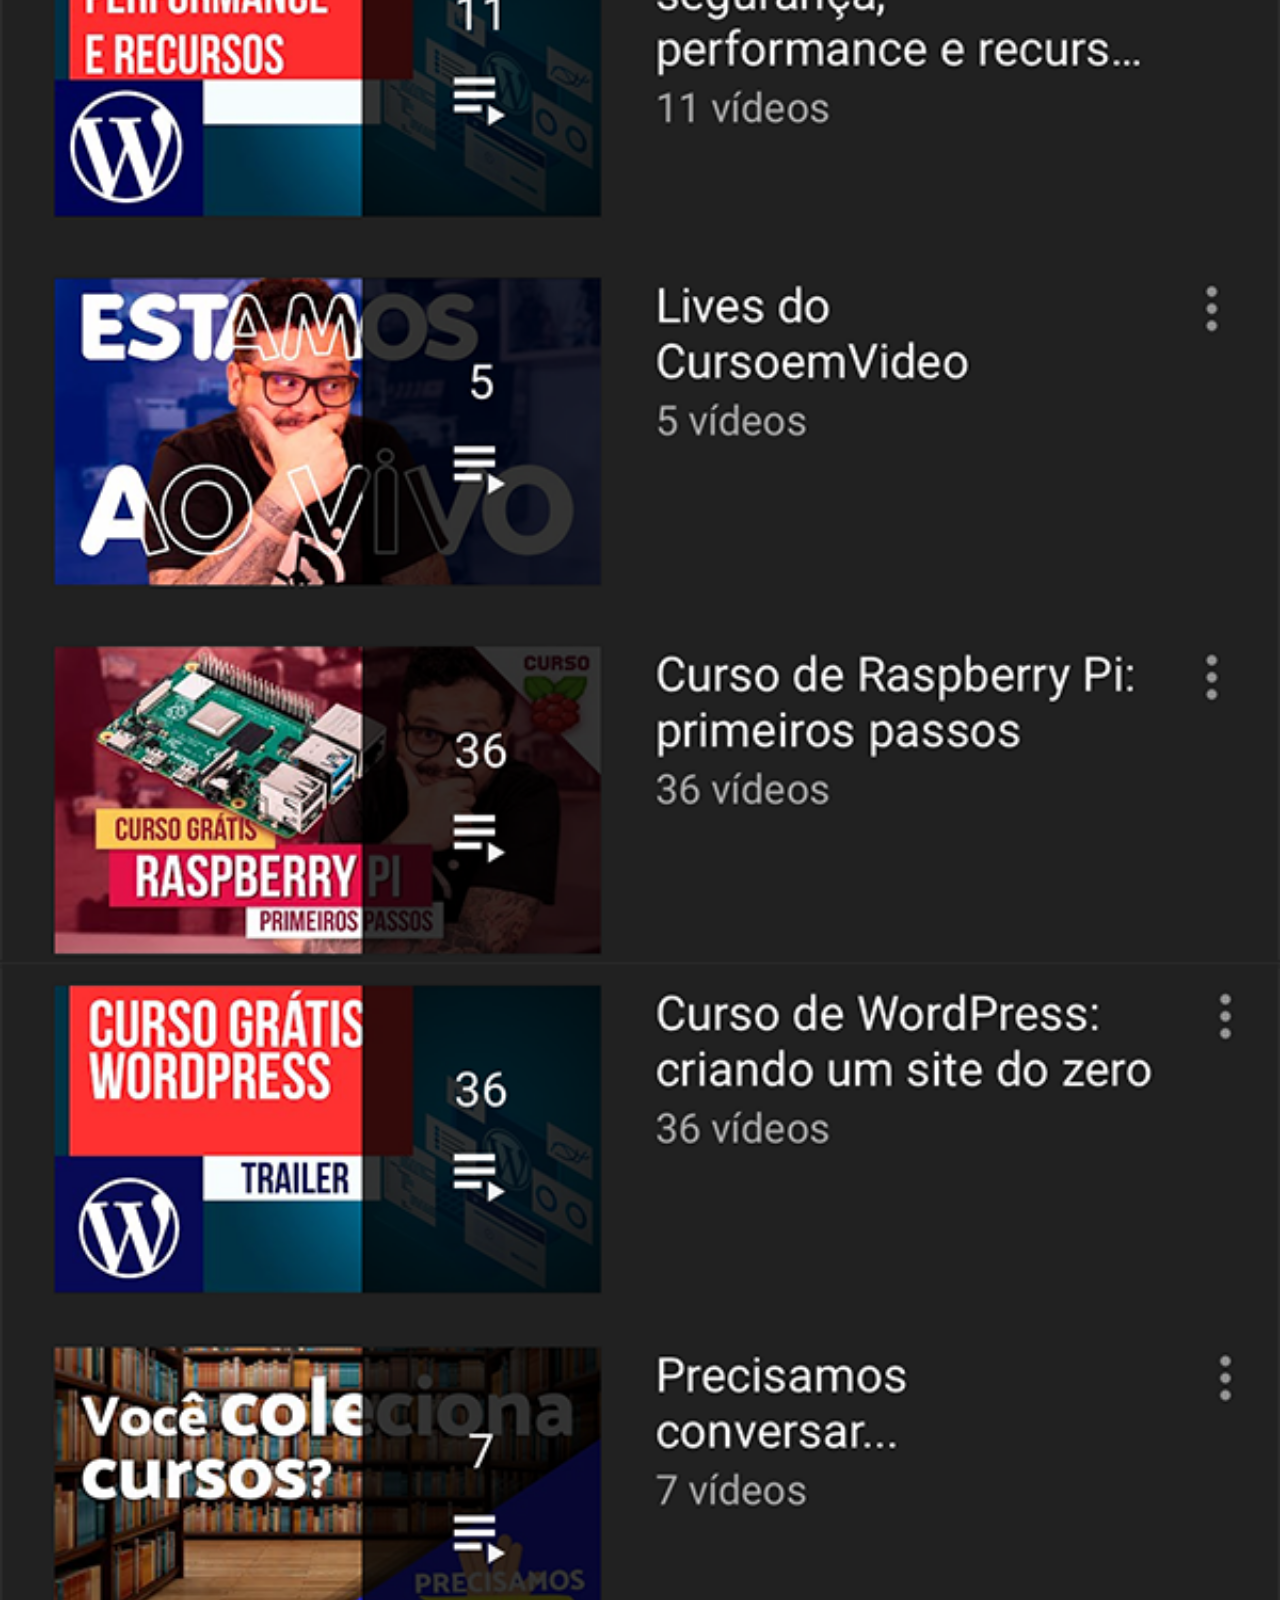
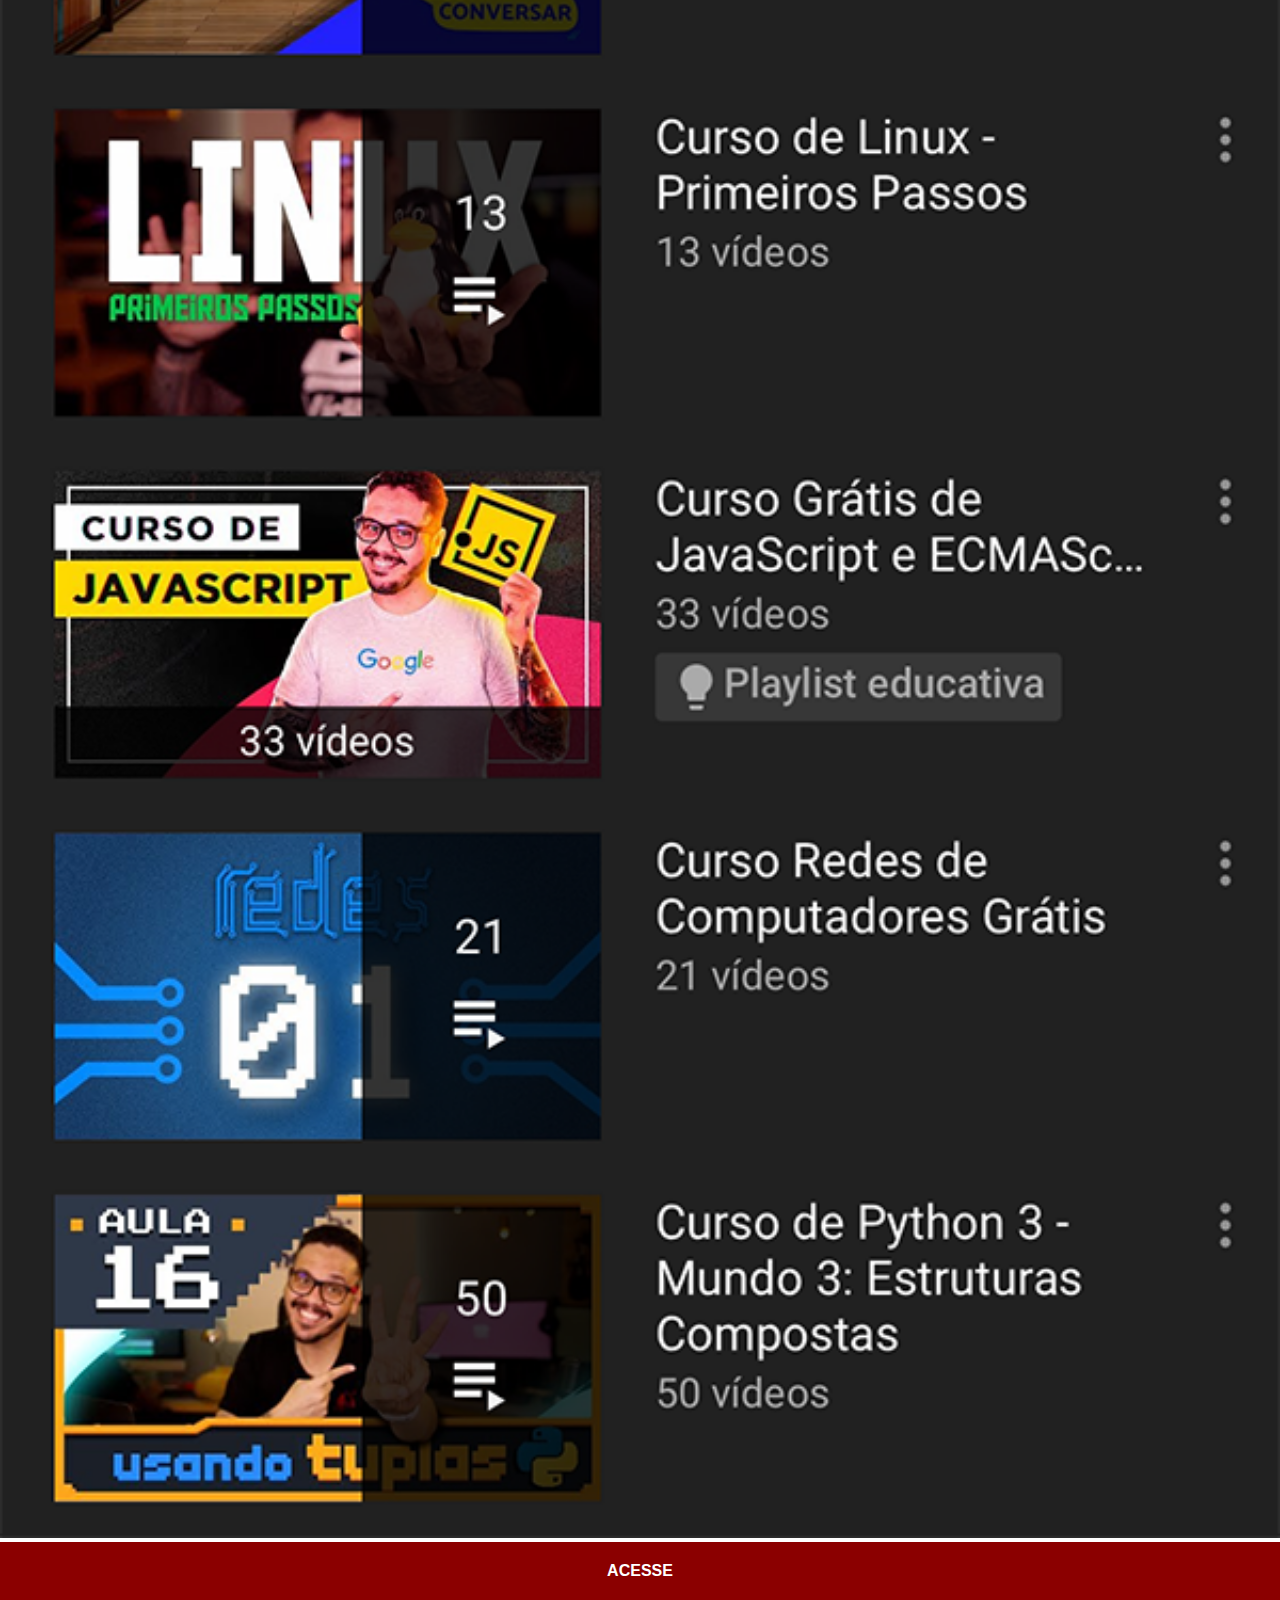
<file: youtube.html>
<!DOCTYPE html>
<html lang="pt-br">
<head>
    <meta charset="UTF-8">
    <meta http-equiv="X-UA-Compatible" content="IE=edge">
    <meta name="viewport" content="width=device-width, initial-scale=1.0">
    <title>Youtube</title>
    <link rel="stylesheet" href="estilos/social.css">
</head>
<body>
    <img src="imagens/tela-youtube.png" alt="Youtube">
    <a href="https://www.youtube.com/@CursoemVideo" target="_blank">ACESSE</a>
</body>
</html>
</file>
<file: estilos/style.css>
@charset "UTF-8";

* {
    margin: 0px;
    padding: 0px;
    font-family: Arial, Helvetica, sans-serif;
}

html, body {
    height: 100vh;
    width: 100vw;
    background-color: black;
}

body {
    background: url('../imagens/fundo-madeira.jpg') no-repeat top center;
}

main {
    position: relative;
    height: 100vh;
    background-size: cover;
    background-attachment: fixed;
}

section#telefone {
    position: absolute;
    top: 50%;
    left: 50%;
    transform: translate(-50%, -50%);

    height: 627px;
    width: 311px;
    background: url('../imagens/frame-iphone.png') no-repeat;
}

iframe#tela {
    position: relative;
    top: 80px;
    left: 22px;
    width: 269px;
    height: 471px;
}

section#redes-sociais {
    text-align: right;
}

section#redes-sociais > a > img {
    width: 50px;
    margin: 10px;
    border-radius: 50%;
    box-shadow: 2px 2px 5px rgba(0, 0, 0, 0.411);
    box-sizing: border-box;
}

section#redes-sociais img:hover {
    border: 2px solid rgba(255, 255, 255, 0.603);
    transform: translate(-3px, -3px);
    box-shadow: 5px 5px 10px rgba(0, 0, 0, 0.603);
    transition: transform 0.3s, border 1s;
}
</file>
<file: estilos/social.css>
@charset "UTF-8";

* {
    margin: 0px;
    padding: 0px;
    font-family: Arial, Helvetica, sans-serif;
}

::-webkit-scrollbar {
    width: 0px;
    height: 0px;
}

img {
    width: 100vw;
}

a {
    display: block;
    background-color: darkred;
    color: white;
    padding: 20px;
    text-align: center;
    font-weight: bolder;
    text-decoration: none;
}

a:hover {
    background-color: red;
}
</file>
